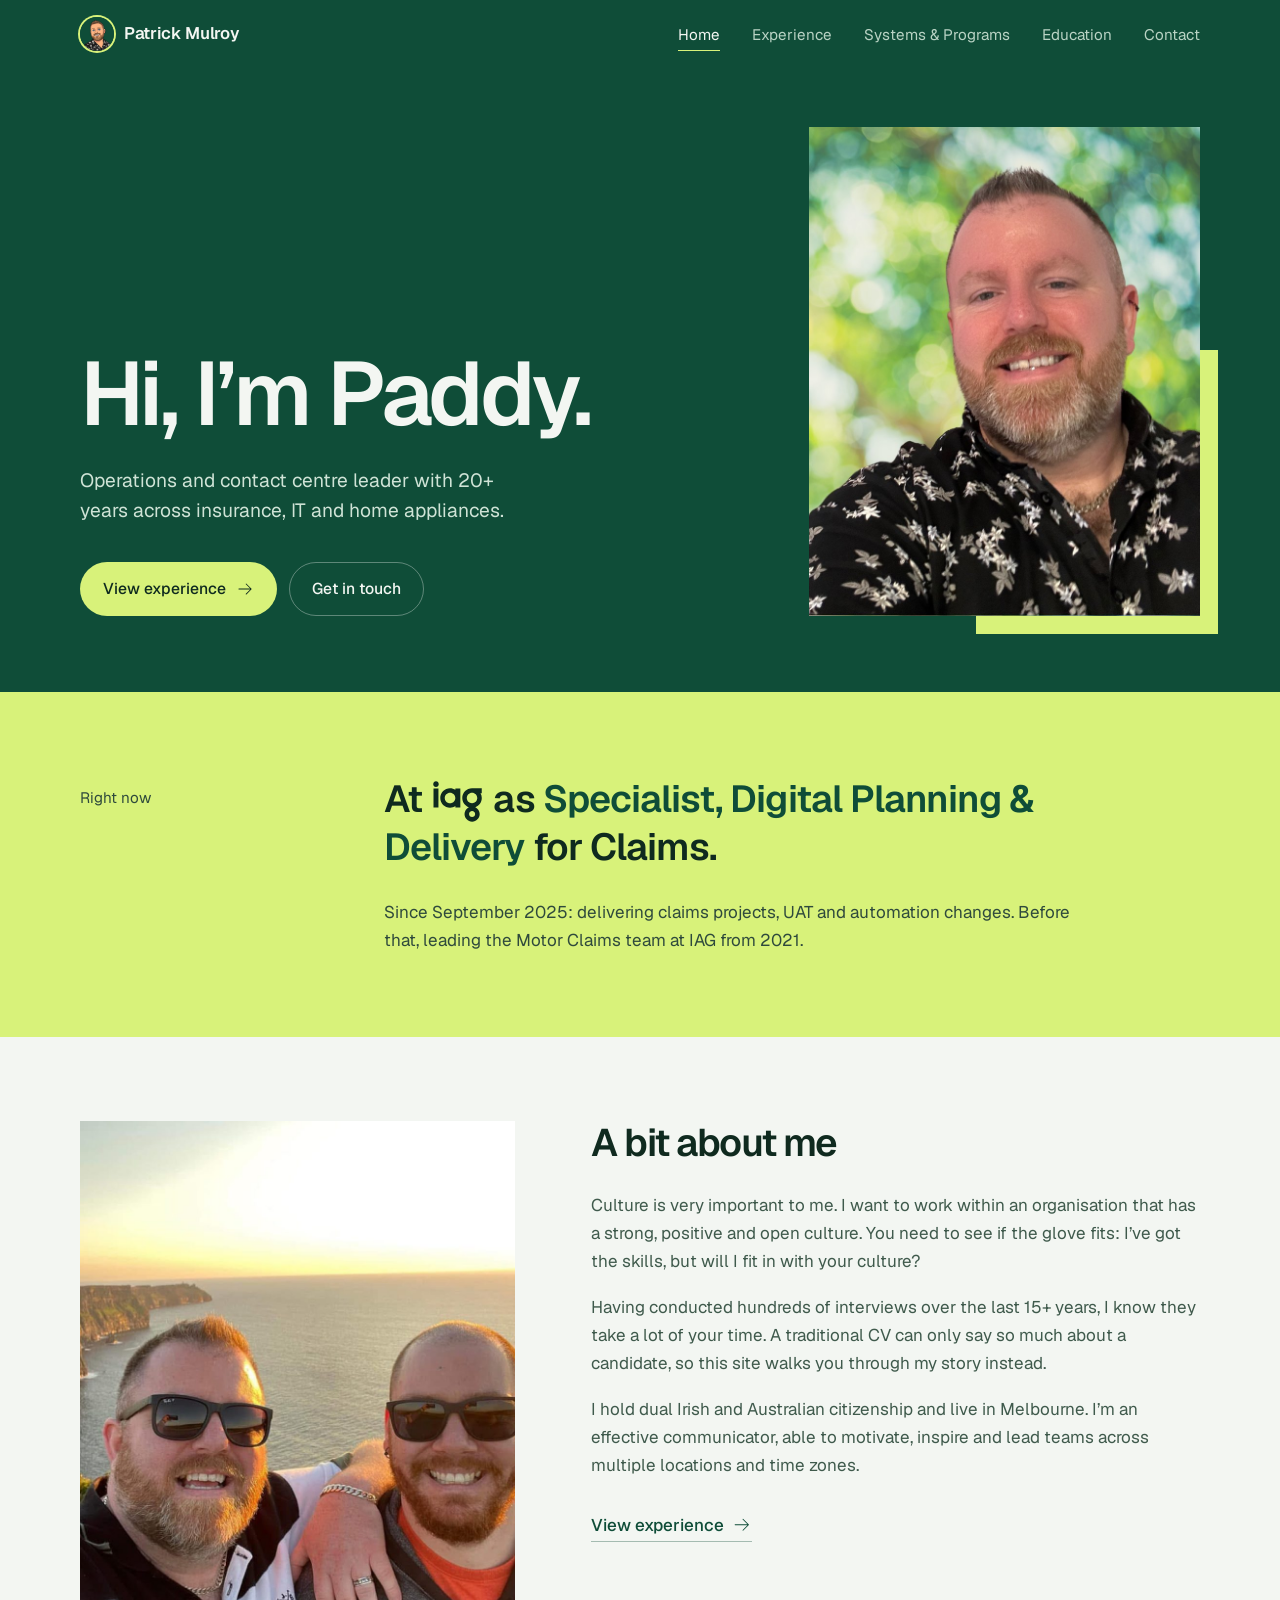
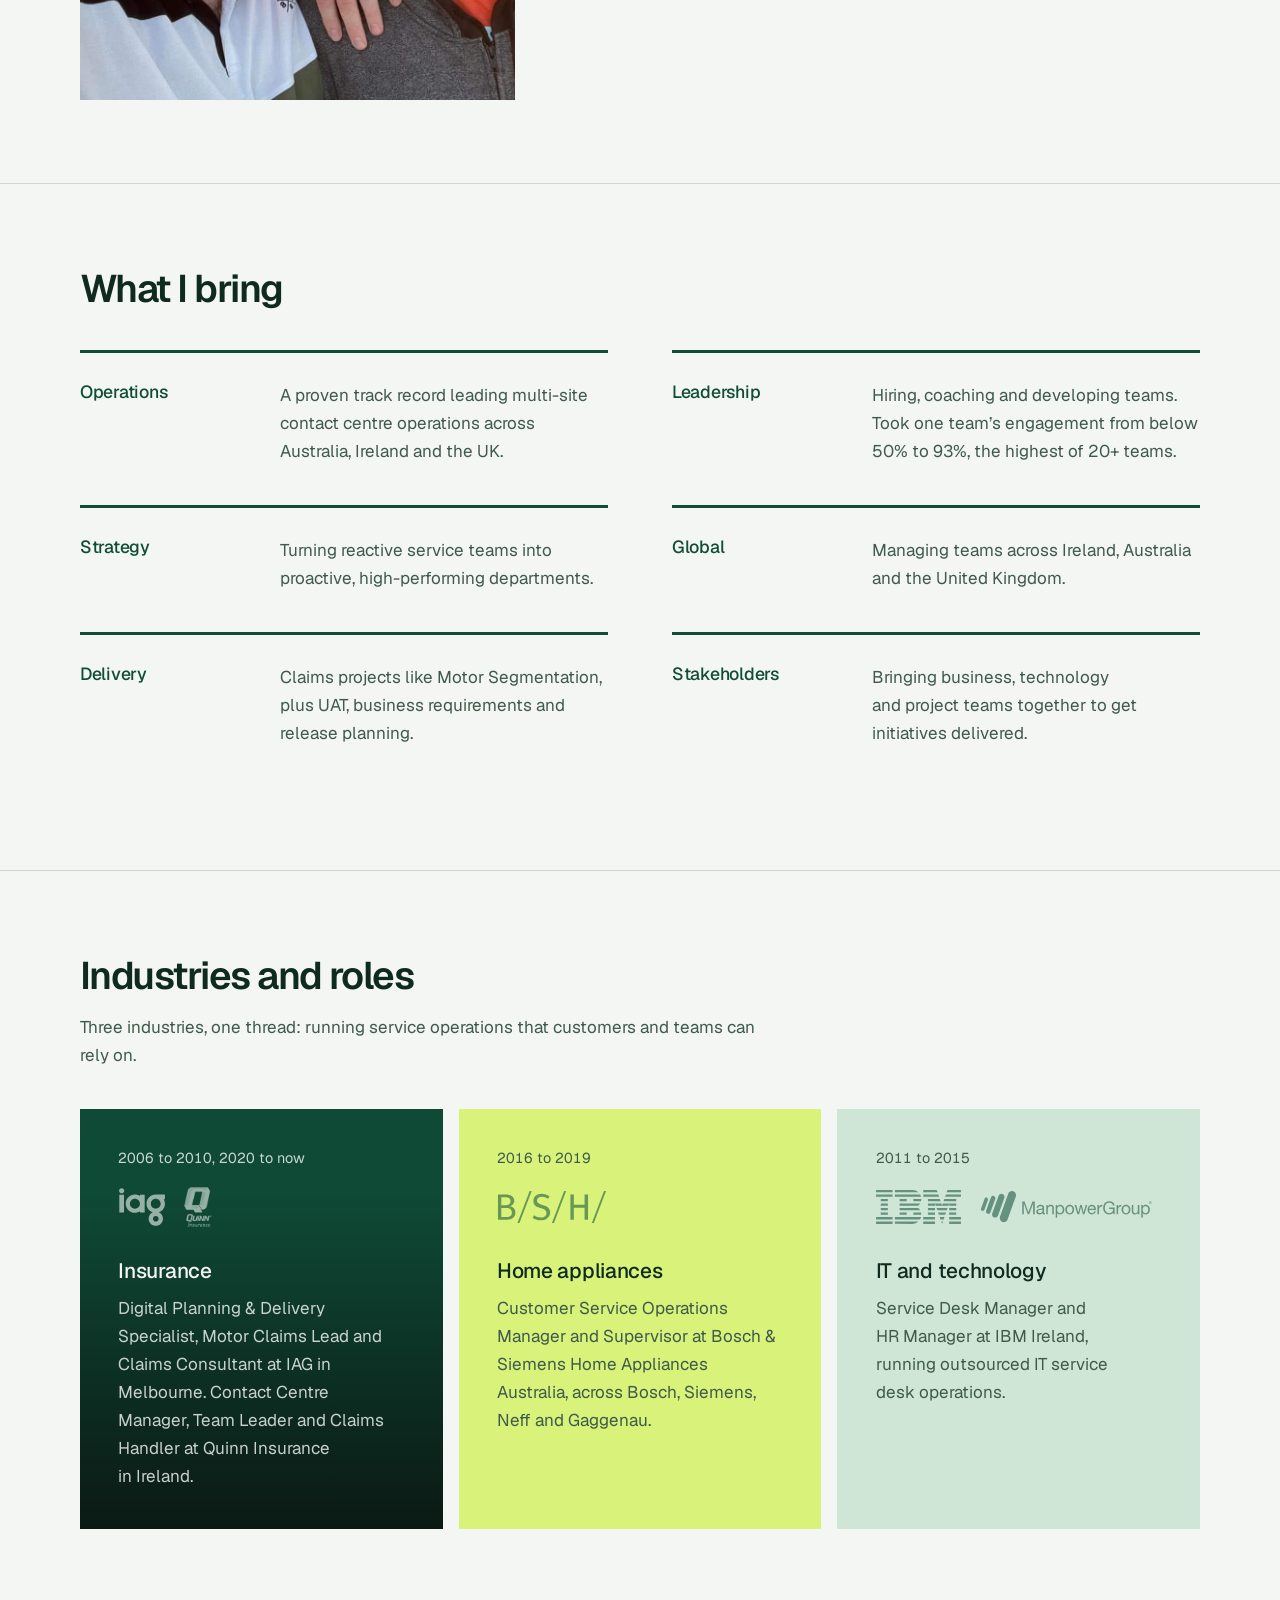
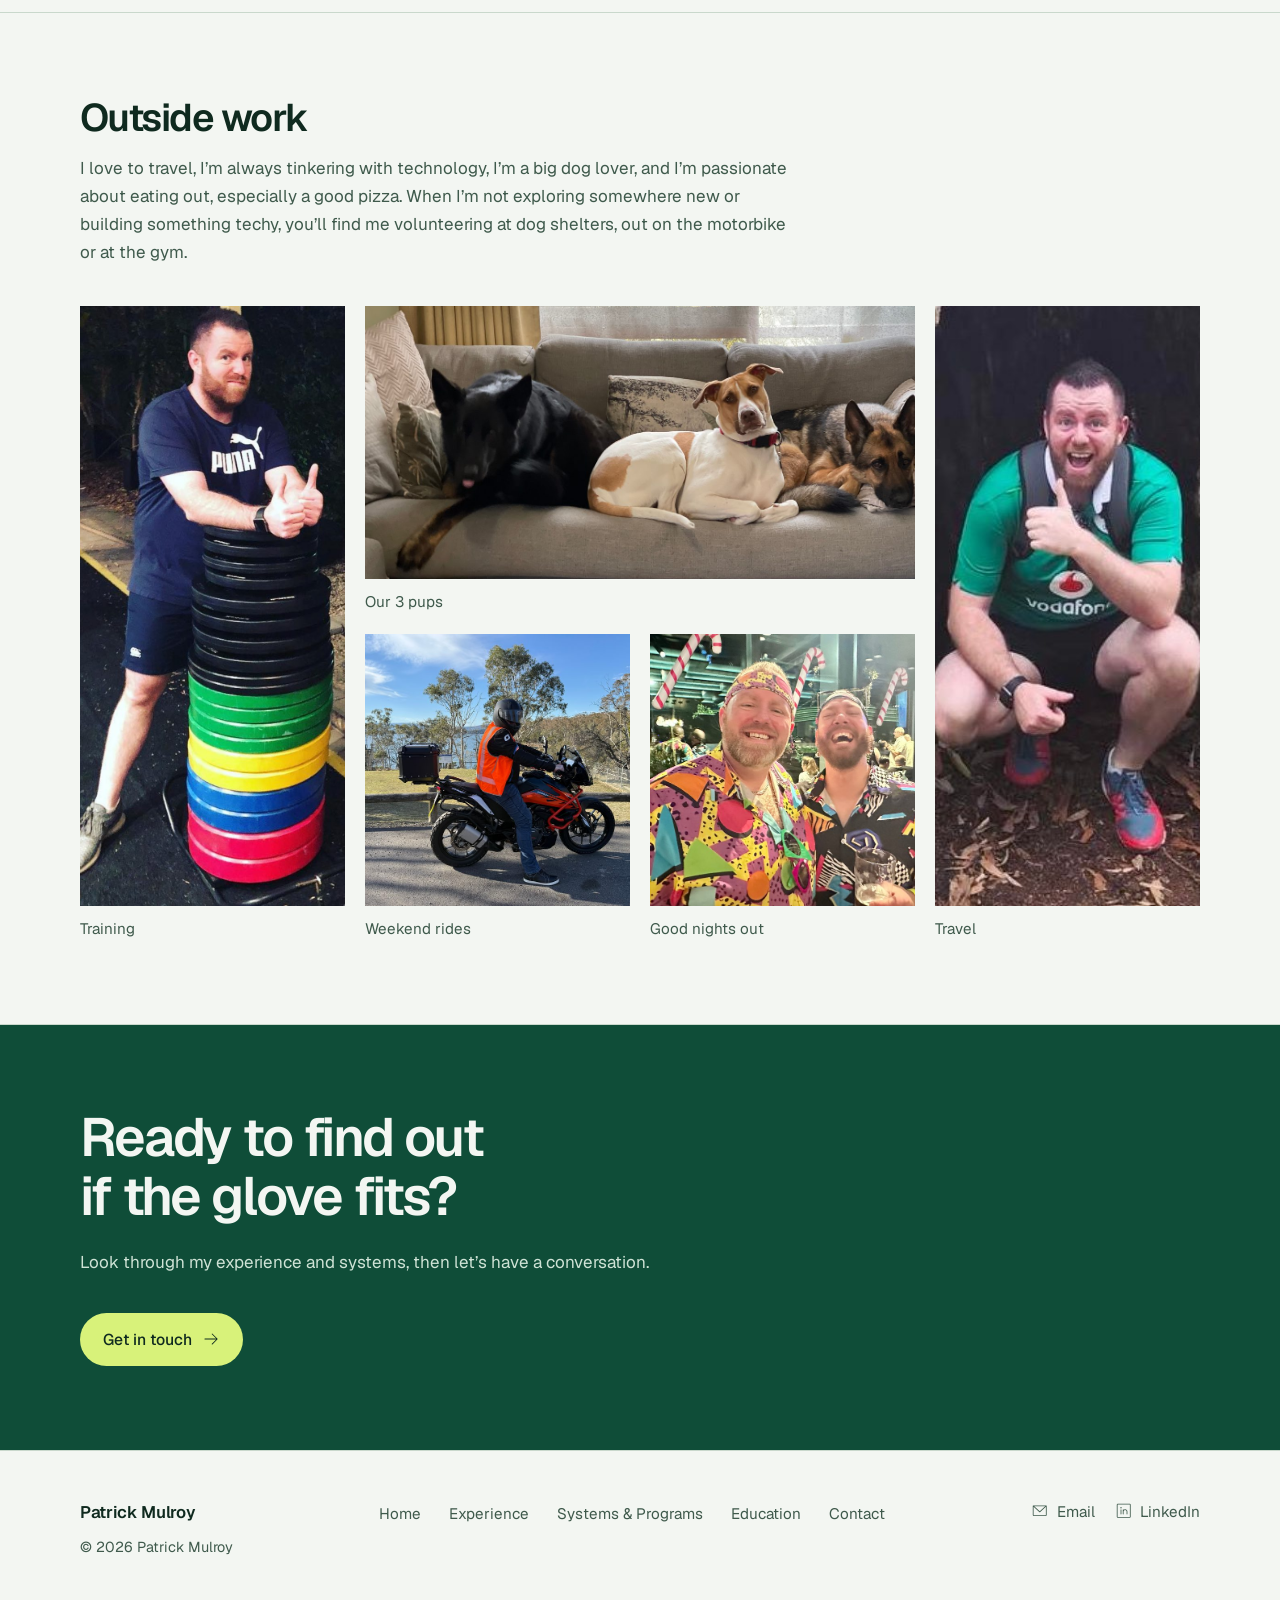
<file: index.html>
<!DOCTYPE html>
<html lang="en-AU">
<head>
  <meta charset="UTF-8" />
  <meta name="viewport" content="width=device-width, initial-scale=1" />
  <title>Patrick Mulroy | Operations &amp; contact centre leader</title>
  <meta name="description" content="Patrick Mulroy is a Melbourne-based operations and contact centre leader with 20+ years across insurance, IT and home appliances." />
  <meta property="og:title" content="Patrick Mulroy | Operations &amp; contact centre leader" />
  <meta property="og:description" content="Patrick Mulroy is a Melbourne-based operations and contact centre leader with 20+ years across insurance, IT and home appliances." />
  <meta name="theme-color" content="#0f4d38" />
  <meta name="color-scheme" content="light" />
  <link rel="preload" href="fonts/geist-latin-wght-normal.woff2" as="font" type="font/woff2" crossorigin />
  <link rel="icon" type="image/png" href="images/favicon.png" />
  <link rel="apple-touch-icon" href="images/apple-touch-icon.png" />
  <link rel="stylesheet" href="style.css" />
  <script>document.documentElement.classList.add("js");</script>
</head>
<body>
  <a class="skip" href="#main">Skip to content</a>

  <header class="nav">
    <div class="wrap nav-inner">
      <a class="brand" href="index.html"><img class="brand-icon" src="images/apple-touch-icon.png" width="34" height="34" alt="" />Patrick Mulroy</a>
      <button class="menu-btn" type="button" aria-expanded="false" aria-controls="nav-links" aria-label="Open menu"><svg class="icon i-open" aria-hidden="true" focusable="false" xmlns="http://www.w3.org/2000/svg" viewBox="0 0 256 256" fill="currentColor"><path d="M222,128a6,6,0,0,1-6,6H40a6,6,0,0,1,0-12H216A6,6,0,0,1,222,128ZM40,70H216a6,6,0,0,0,0-12H40a6,6,0,0,0,0,12ZM216,186H40a6,6,0,0,0,0,12H216a6,6,0,0,0,0-12Z"/></svg><svg class="icon i-close" aria-hidden="true" focusable="false" xmlns="http://www.w3.org/2000/svg" viewBox="0 0 256 256" fill="currentColor"><path d="M204.24,195.76a6,6,0,1,1-8.48,8.48L128,136.49,60.24,204.24a6,6,0,0,1-8.48-8.48L119.51,128,51.76,60.24a6,6,0,0,1,8.48-8.48L128,119.51l67.76-67.75a6,6,0,0,1,8.48,8.48L136.49,128Z"/></svg></button>
      <ul class="nav-links" id="nav-links">
        <li><a href="index.html" aria-current="page">Home</a></li>
        <li><a href="experience.html">Experience</a></li>
        <li><a href="systems.html">Systems &amp; Programs</a></li>
        <li><a href="education.html">Education</a></li>
        <li><a href="contact.html">Contact</a></li>
      </ul>
    </div>
  </header>

  <main id="main">

    <section class="hero">
      <div class="wrap hero-grid">
        <div class="hero-copy">
          <h1 style="--i:1">Hi, I&rsquo;m Paddy.</h1>
          <p class="lead" style="--i:2">Operations and contact centre leader with 20+ years across insurance, IT and home appliances.</p>
          <div class="actions" style="--i:3">
            <a class="btn btn-primary" href="experience.html">View experience <svg class="icon" aria-hidden="true" focusable="false" xmlns="http://www.w3.org/2000/svg" viewBox="0 0 256 256" fill="currentColor"><path d="M220.24,132.24l-72,72a6,6,0,0,1-8.48-8.48L201.51,134H40a6,6,0,0,1,0-12H201.51L139.76,60.24a6,6,0,0,1,8.48-8.48l72,72A6,6,0,0,1,220.24,132.24Z"/></svg></a>
            <a class="btn btn-ghost" href="contact.html">Get in touch</a>
          </div>
        </div>
        <figure class="hero-figure">
          <img src="images/paddy.jpg" width="800" height="1000" alt="Portrait of Patrick Mulroy" fetchpriority="high" />
        </figure>
      </div>
    </section>

    <section class="now">
      <div class="wrap now-grid reveal">
        <p class="now-label">Right now</p>
        <div>
          <p class="now-text">At <span class="now-logo" role="img" aria-label="IAG"></span> as <em>Specialist, Digital Planning &amp; Delivery</em> for Claims.</p>
          <p class="now-foot">Since September 2025: delivering claims projects, UAT and automation changes. Before that, leading the Motor Claims team at IAG from 2021.</p>
        </div>
      </div>
    </section>

    <section>
      <div class="wrap about-grid">
        <figure class="reveal">
          <img src="images/about-cliffs.jpg" width="900" height="1200" alt="Paddy at the Cliffs of Moher in Ireland at sunset" loading="lazy" />
        </figure>
        <div class="about-copy reveal" style="--i:1">
          <h2>A bit about me</h2>
          <p>Culture is very important to me. I want to work within an organisation that has a strong, positive and open culture. You need to see if the glove fits: I&rsquo;ve got the skills, but will I fit in with your culture?</p>
          <p>Having conducted hundreds of interviews over the last 15+ years, I know they take a lot of your time. A traditional CV can only say so much about a candidate, so this site walks you through my story instead.</p>
          <p>I hold dual Irish and Australian citizenship and live in Melbourne. I&rsquo;m an effective communicator, able to motivate, inspire and lead teams across multiple locations and time zones.</p>
          <a class="link" href="experience.html">View experience <svg class="icon" aria-hidden="true" focusable="false" xmlns="http://www.w3.org/2000/svg" viewBox="0 0 256 256" fill="currentColor"><path d="M220.24,132.24l-72,72a6,6,0,0,1-8.48-8.48L201.51,134H40a6,6,0,0,1,0-12H201.51L139.76,60.24a6,6,0,0,1,8.48-8.48l72,72A6,6,0,0,1,220.24,132.24Z"/></svg></a>
        </div>
      </div>
    </section>

    <section class="rule">
      <div class="wrap">
        <div class="section-head reveal">
          <h2>What I bring</h2>
        </div>
        <div class="strengths">
          <div class="strength reveal"><h3>Operations</h3><p>A proven track record leading multi-site contact centre operations across Australia, Ireland and the UK.</p></div>
          <div class="strength reveal" style="--i:1"><h3>Leadership</h3><p>Hiring, coaching and developing teams. Took one team&rsquo;s engagement from below 50% to 93%, the highest of 20+ teams.</p></div>
          <div class="strength reveal"><h3>Strategy</h3><p>Turning reactive service teams into proactive, high-performing departments.</p></div>
          <div class="strength reveal" style="--i:1"><h3>Global</h3><p>Managing teams across Ireland, Australia and the United Kingdom.</p></div>
          <div class="strength reveal"><h3>Delivery</h3><p>Claims projects like Motor Segmentation, plus UAT, business requirements and release planning.</p></div>
          <div class="strength reveal" style="--i:1"><h3>Stakeholders</h3><p>Bringing business, technology and project teams together to get initiatives delivered.</p></div>
        </div>
      </div>
    </section>

    <section class="rule">
      <div class="wrap">
        <div class="section-head reveal">
          <h2>Industries and roles</h2>
          <p class="muted">Three industries, one thread: running service operations that customers and teams can rely on.</p>
        </div>
        <div class="bento">
          <article class="tile tile-feature reveal">
            <p class="years num">2006 to 2010, 2020 to now</p>
            <div class="tile-logos"><span class="tile-logo" role="img" aria-label="IAG logo" style="--logo:url(images/logos/iag.svg);--ar:1.19"></span><span class="tile-logo" role="img" aria-label="Quinn Insurance logo" style="--logo:url(images/logos/quinn.png);--ar:0.7"></span></div>
            <h3>Insurance</h3>
            <p>Digital Planning &amp; Delivery Specialist, Motor Claims Lead and Claims Consultant at IAG in Melbourne. Contact Centre Manager, Team Leader and Claims Handler at Quinn Insurance in Ireland.</p>
          </article>
          <article class="tile tile-tint reveal" style="--i:1">
            <p class="years num">2016 to 2019</p>
            <div class="tile-logos"><span class="tile-logo" role="img" aria-label="BSH logo" style="--logo:url(images/logos/bsh.svg);--ar:3.25"></span></div>
            <h3>Home appliances</h3>
            <p>Customer Service Operations Manager and Supervisor at Bosch &amp; Siemens Home Appliances Australia, across Bosch, Siemens, Neff and Gaggenau.</p>
          </article>
          <article class="tile tile-plain reveal" style="--i:2">
            <p class="years num">2011 to 2015</p>
            <div class="tile-logos"><span class="tile-logo" role="img" aria-label="IBM logo" style="--logo:url(images/logos/ibm.svg);--ar:2.5"></span><span class="tile-logo" role="img" aria-label="ManpowerGroup logo" style="--logo:url(images/logos/manpower.svg);--ar:5.17"></span></div>
            <h3>IT and technology</h3>
            <p>Service Desk Manager and HR Manager at IBM Ireland, running outsourced IT service desk operations.</p>
          </article>
        </div>
      </div>
    </section>

    <section class="rule">
      <div class="wrap">
        <div class="section-head reveal">
          <h2>Outside work</h2>
          <p class="muted">I love to travel, I&rsquo;m always tinkering with technology, I&rsquo;m a big dog lover, and I&rsquo;m passionate about eating out, especially a good pizza. When I&rsquo;m not exploring somewhere new or building something techy, you&rsquo;ll find me volunteering at dog shelters, out on the motorbike or at the gym.</p>
        </div>
        <div class="gallery">
          <figure class="g-tall reveal"><img src="images/life-training.jpg" width="700" height="1470" alt="Paddy leaning on a tall stack of weight plates at the gym" loading="lazy" /><figcaption>Training</figcaption></figure>
          <figure class="g-wide reveal" style="--i:1"><img src="images/life-dogs.jpg" width="1200" height="675" alt="Three dogs lying together on a grey couch" loading="lazy" /><figcaption>Our 3 pups</figcaption></figure>
          <figure class="g-tall reveal" style="--i:2"><img src="images/life-travel.jpg" width="622" height="638" alt="Paddy giving a thumbs up inside a giant hollow tree while travelling" loading="lazy" /><figcaption>Travel</figcaption></figure>
          <figure class="reveal" style="--i:3"><img src="images/life-bike.jpg" width="900" height="675" alt="Paddy on his orange KTM motorbike by a lake" loading="lazy" /><figcaption>Weekend rides</figcaption></figure>
          <figure class="reveal" style="--i:4"><img src="images/life-party.jpg" width="900" height="675" alt="Paddy and a friend in bright 80s shirts at a Christmas party" loading="lazy" /><figcaption>Good nights out</figcaption></figure>
        </div>
      </div>
    </section>

    <section class="rule closing">
      <div class="wrap reveal">
        <h2>Ready to find out if the glove fits?</h2>
        <p>Look through my experience and systems, then let&rsquo;s have a conversation.</p>
        <div class="actions">
          <a class="btn btn-primary" href="contact.html">Get in touch <svg class="icon" aria-hidden="true" focusable="false" xmlns="http://www.w3.org/2000/svg" viewBox="0 0 256 256" fill="currentColor"><path d="M220.24,132.24l-72,72a6,6,0,0,1-8.48-8.48L201.51,134H40a6,6,0,0,1,0-12H201.51L139.76,60.24a6,6,0,0,1,8.48-8.48l72,72A6,6,0,0,1,220.24,132.24Z"/></svg></a>
        </div>
      </div>
    </section>

  </main>

  <footer class="footer">
    <div class="wrap footer-inner">
      <div>
        <a class="brand" href="index.html">Patrick Mulroy</a>
        <small>&copy; 2026 Patrick Mulroy</small>
      </div>
      <nav aria-label="Footer">
        <ul>
          <li><a href="index.html">Home</a></li>
          <li><a href="experience.html">Experience</a></li>
          <li><a href="systems.html">Systems &amp; Programs</a></li>
          <li><a href="education.html">Education</a></li>
          <li><a href="contact.html">Contact</a></li>
        </ul>
      </nav>
      <div class="social">
        <a href="mailto:paddy@mulroy.me"><svg class="icon" aria-hidden="true" focusable="false" xmlns="http://www.w3.org/2000/svg" viewBox="0 0 256 256" fill="currentColor"><path d="M224,50H32a6,6,0,0,0-6,6V192a14,14,0,0,0,14,14H216a14,14,0,0,0,14-14V56A6,6,0,0,0,224,50ZM208.58,62,128,135.86,47.42,62ZM216,194H40a2,2,0,0,1-2-2V69.64l86,78.78a6,6,0,0,0,8.1,0L218,69.64V192A2,2,0,0,1,216,194Z"/></svg>Email</a>
        <a href="https://www.linkedin.com/in/patrick-mulroy-37317121/" target="_blank" rel="noopener"><svg class="icon" aria-hidden="true" focusable="false" xmlns="http://www.w3.org/2000/svg" viewBox="0 0 256 256" fill="currentColor"><path d="M216,26H40A14,14,0,0,0,26,40V216a14,14,0,0,0,14,14H216a14,14,0,0,0,14-14V40A14,14,0,0,0,216,26Zm2,190a2,2,0,0,1-2,2H40a2,2,0,0,1-2-2V40a2,2,0,0,1,2-2H216a2,2,0,0,1,2,2ZM94,112v64a6,6,0,0,1-12,0V112a6,6,0,0,1,12,0Zm88,28v36a6,6,0,0,1-12,0V140a22,22,0,0,0-44,0v36a6,6,0,0,1-12,0V112a6,6,0,0,1,12,0v2.11A34,34,0,0,1,182,140ZM98,84A10,10,0,1,1,88,74,10,10,0,0,1,98,84Z"/></svg>LinkedIn</a>
      </div>
    </div>
  </footer>

  <script src="site.js" defer></script>
</body>
</html>
</file>
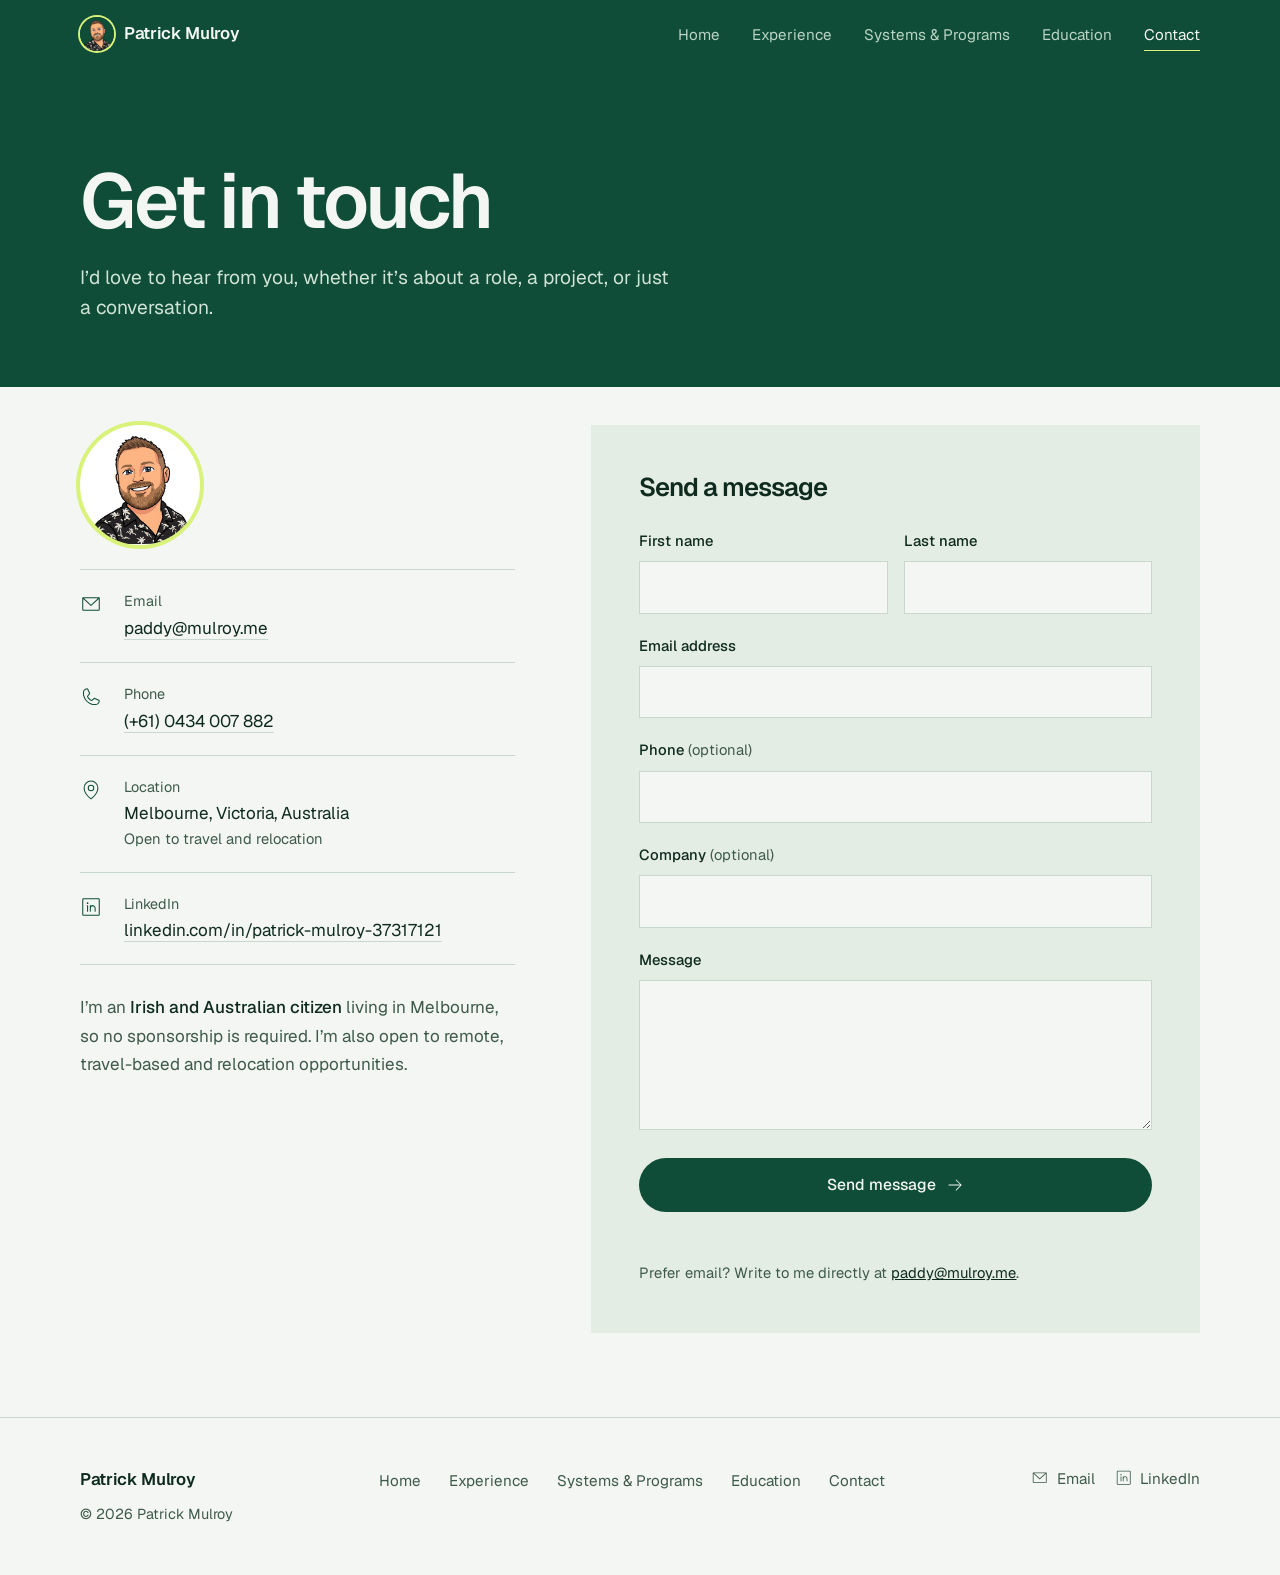
<file: contact.html>
<!DOCTYPE html>
<html lang="en-AU">
<head>
  <meta charset="UTF-8" />
  <meta name="viewport" content="width=device-width, initial-scale=1" />
  <title>Contact | Patrick Mulroy</title>
  <meta name="description" content="Get in touch with Patrick Mulroy." />
  <meta property="og:title" content="Contact | Patrick Mulroy" />
  <meta property="og:description" content="Get in touch with Patrick Mulroy." />
  <meta name="theme-color" content="#0f4d38" />
  <meta name="color-scheme" content="light" />
  <link rel="preload" href="fonts/geist-latin-wght-normal.woff2" as="font" type="font/woff2" crossorigin />
  <link rel="icon" type="image/png" href="images/favicon.png" />
  <link rel="apple-touch-icon" href="images/apple-touch-icon.png" />
  <link rel="stylesheet" href="style.css" />
  <script>document.documentElement.classList.add("js");</script>
</head>
<body>
  <a class="skip" href="#main">Skip to content</a>

  <header class="nav">
    <div class="wrap nav-inner">
      <a class="brand" href="index.html"><img class="brand-icon" src="images/apple-touch-icon.png" width="34" height="34" alt="" />Patrick Mulroy</a>
      <button class="menu-btn" type="button" aria-expanded="false" aria-controls="nav-links" aria-label="Open menu"><svg class="icon i-open" aria-hidden="true" focusable="false" xmlns="http://www.w3.org/2000/svg" viewBox="0 0 256 256" fill="currentColor"><path d="M222,128a6,6,0,0,1-6,6H40a6,6,0,0,1,0-12H216A6,6,0,0,1,222,128ZM40,70H216a6,6,0,0,0,0-12H40a6,6,0,0,0,0,12ZM216,186H40a6,6,0,0,0,0,12H216a6,6,0,0,0,0-12Z"/></svg><svg class="icon i-close" aria-hidden="true" focusable="false" xmlns="http://www.w3.org/2000/svg" viewBox="0 0 256 256" fill="currentColor"><path d="M204.24,195.76a6,6,0,1,1-8.48,8.48L128,136.49,60.24,204.24a6,6,0,0,1-8.48-8.48L119.51,128,51.76,60.24a6,6,0,0,1,8.48-8.48L128,119.51l67.76-67.75a6,6,0,0,1,8.48,8.48L136.49,128Z"/></svg></button>
      <ul class="nav-links" id="nav-links">
        <li><a href="index.html">Home</a></li>
        <li><a href="experience.html">Experience</a></li>
        <li><a href="systems.html">Systems &amp; Programs</a></li>
        <li><a href="education.html">Education</a></li>
        <li><a href="contact.html" aria-current="page">Contact</a></li>
      </ul>
    </div>
  </header>

  <main id="main">

    <div class="page-top">
    <div class="wrap page-head">
      <h1 class="enter" style="--i:0">Get in touch</h1>
      <p class="lead enter" style="--i:1">I&rsquo;d love to hear from you, whether it&rsquo;s about a role, a project, or just a conversation.</p>
    </div>
    </div>

    <section style="padding-top:0">
      <div class="wrap contact-grid">
        <div class="reveal">
          <img class="avatar" src="images/avatar.jpg" width="400" height="400" alt="Cartoon portrait of Paddy" />
          <dl class="details">
            <div class="detail"><svg class="icon" aria-hidden="true" focusable="false" xmlns="http://www.w3.org/2000/svg" viewBox="0 0 256 256" fill="currentColor"><path d="M224,50H32a6,6,0,0,0-6,6V192a14,14,0,0,0,14,14H216a14,14,0,0,0,14-14V56A6,6,0,0,0,224,50ZM208.58,62,128,135.86,47.42,62ZM216,194H40a2,2,0,0,1-2-2V69.64l86,78.78a6,6,0,0,0,8.1,0L218,69.64V192A2,2,0,0,1,216,194Z"/></svg><div><dt>Email</dt><dd><a href="mailto:paddy@mulroy.me">paddy@mulroy.me</a></dd></div></div>
            <div class="detail"><svg class="icon" aria-hidden="true" focusable="false" xmlns="http://www.w3.org/2000/svg" viewBox="0 0 256 256" fill="currentColor"><path d="M221.59,160.3l-47.24-21.17a14,14,0,0,0-13.28,1.22,4.81,4.81,0,0,0-.56.42l-24.69,21a1.88,1.88,0,0,1-1.68.06c-15.87-7.66-32.31-24-40-39.65a1.91,1.91,0,0,1,0-1.68l21.07-25a6.13,6.13,0,0,0,.42-.58,14,14,0,0,0,1.12-13.27L95.73,34.49a14,14,0,0,0-14.56-8.38A54.24,54.24,0,0,0,34,80c0,78.3,63.7,142,142,142a54.25,54.25,0,0,0,53.89-47.17A14,14,0,0,0,221.59,160.3ZM176,210C104.32,210,46,151.68,46,80A42.23,42.23,0,0,1,82.67,38h.23a2,2,0,0,1,1.84,1.31l21.1,47.11a2,2,0,0,1,0,1.67L84.73,113.15a4.73,4.73,0,0,0-.43.57,14,14,0,0,0-.91,13.73c8.87,18.16,27.17,36.32,45.53,45.19a14,14,0,0,0,13.77-1c.19-.13.38-.27.56-.42l24.68-21a1.92,1.92,0,0,1,1.6-.1l47.25,21.17a2,2,0,0,1,1.21,2A42.24,42.24,0,0,1,176,210Z"/></svg><div><dt>Phone</dt><dd><a href="tel:+61434007882">(+61) 0434 007 882</a></dd></div></div>
            <div class="detail"><svg class="icon" aria-hidden="true" focusable="false" xmlns="http://www.w3.org/2000/svg" viewBox="0 0 256 256" fill="currentColor"><path d="M128,66a38,38,0,1,0,38,38A38,38,0,0,0,128,66Zm0,64a26,26,0,1,1,26-26A26,26,0,0,1,128,130Zm0-112a86.1,86.1,0,0,0-86,86c0,30.91,14.34,63.74,41.47,94.94a252.32,252.32,0,0,0,41.09,38,6,6,0,0,0,6.88,0,252.32,252.32,0,0,0,41.09-38c27.13-31.2,41.47-64,41.47-94.94A86.1,86.1,0,0,0,128,18Zm0,206.51C113,212.93,54,163.62,54,104a74,74,0,0,1,148,0C202,163.62,143,212.93,128,224.51Z"/></svg><div><dt>Location</dt><dd>Melbourne, Victoria, Australia<small>Open to travel and relocation</small></dd></div></div>
            <div class="detail"><svg class="icon" aria-hidden="true" focusable="false" xmlns="http://www.w3.org/2000/svg" viewBox="0 0 256 256" fill="currentColor"><path d="M216,26H40A14,14,0,0,0,26,40V216a14,14,0,0,0,14,14H216a14,14,0,0,0,14-14V40A14,14,0,0,0,216,26Zm2,190a2,2,0,0,1-2,2H40a2,2,0,0,1-2-2V40a2,2,0,0,1,2-2H216a2,2,0,0,1,2,2ZM94,112v64a6,6,0,0,1-12,0V112a6,6,0,0,1,12,0Zm88,28v36a6,6,0,0,1-12,0V140a22,22,0,0,0-44,0v36a6,6,0,0,1-12,0V112a6,6,0,0,1,12,0v2.11A34,34,0,0,1,182,140ZM98,84A10,10,0,1,1,88,74,10,10,0,0,1,98,84Z"/></svg><div><dt>LinkedIn</dt><dd><a href="https://www.linkedin.com/in/patrick-mulroy-37317121/" target="_blank" rel="noopener">linkedin.com/in/patrick-mulroy-37317121</a></dd></div></div>
          </dl>
          <p class="citizen">I&rsquo;m an <strong>Irish and Australian citizen</strong> living in Melbourne, so no sponsorship is required. I&rsquo;m also open to remote, travel-based and relocation opportunities.</p>
        </div>

        <form class="form reveal" style="--i:1" action="/api/contact" method="post">
          <p class="form-done" id="sent" tabindex="-1">Thanks, your message has been sent. I&rsquo;ll get back to you soon.</p>
          <p class="form-fail" id="send-error" tabindex="-1">Sorry, your message couldn&rsquo;t be sent. Please email me at <a href="mailto:paddy@mulroy.me">paddy@mulroy.me</a>.</p>
          <h2>Send a message</h2>
          <div class="form-row">
              <div class="field">
                <label for="first-name">First name</label>
                <input type="text" id="first-name" name="first-name" required autocomplete="given-name" aria-describedby="first-name-err" />
                <p class="err" id="first-name-err">Please enter your first name.</p>
              </div>
              <div class="field">
                <label for="last-name">Last name</label>
                <input type="text" id="last-name" name="last-name" required autocomplete="family-name" aria-describedby="last-name-err" />
                <p class="err" id="last-name-err">Please enter your last name.</p>
              </div>
          </div>
              <div class="field">
                <label for="email">Email address</label>
                <input type="email" id="email" name="email" required autocomplete="email" aria-describedby="email-err" />
                <p class="err" id="email-err">Please enter a valid email address.</p>
              </div>
              <div class="field">
                <label for="phone">Phone <span class="opt">(optional)</span></label>
                <input type="tel" id="phone" name="phone" autocomplete="tel" aria-describedby="phone-err" />
                <p class="err" id="phone-err"></p>
              </div>
              <div class="field">
                <label for="company">Company <span class="opt">(optional)</span></label>
                <input type="text" id="company" name="company" autocomplete="organization" aria-describedby="company-err" />
                <p class="err" id="company-err"></p>
              </div>
              <div class="field">
                <label for="message">Message</label>
                <textarea id="message" name="message" required aria-describedby="message-err"></textarea>
                <p class="err" id="message-err">Please add a short message.</p>
              </div>
          <div class="hp" aria-hidden="true"><label for="website">Leave this empty</label><input type="text" id="website" name="website" tabindex="-1" autocomplete="off" /></div>
          <button type="submit" class="btn btn-primary">Send message <svg class="icon" aria-hidden="true" focusable="false" xmlns="http://www.w3.org/2000/svg" viewBox="0 0 256 256" fill="currentColor"><path d="M220.24,132.24l-72,72a6,6,0,0,1-8.48-8.48L201.51,134H40a6,6,0,0,1,0-12H201.51L139.76,60.24a6,6,0,0,1,8.48-8.48l72,72A6,6,0,0,1,220.24,132.24Z"/></svg></button>
          <p class="form-status" role="status" aria-live="polite"></p>
          <p class="form-note">Prefer email? Write to me directly at <a href="mailto:paddy@mulroy.me">paddy@mulroy.me</a>.</p>
        </form>
      </div>
    </section>

  </main>

  <footer class="footer">
    <div class="wrap footer-inner">
      <div>
        <a class="brand" href="index.html">Patrick Mulroy</a>
        <small>&copy; 2026 Patrick Mulroy</small>
      </div>
      <nav aria-label="Footer">
        <ul>
          <li><a href="index.html">Home</a></li>
          <li><a href="experience.html">Experience</a></li>
          <li><a href="systems.html">Systems &amp; Programs</a></li>
          <li><a href="education.html">Education</a></li>
          <li><a href="contact.html">Contact</a></li>
        </ul>
      </nav>
      <div class="social">
        <a href="mailto:paddy@mulroy.me"><svg class="icon" aria-hidden="true" focusable="false" xmlns="http://www.w3.org/2000/svg" viewBox="0 0 256 256" fill="currentColor"><path d="M224,50H32a6,6,0,0,0-6,6V192a14,14,0,0,0,14,14H216a14,14,0,0,0,14-14V56A6,6,0,0,0,224,50ZM208.58,62,128,135.86,47.42,62ZM216,194H40a2,2,0,0,1-2-2V69.64l86,78.78a6,6,0,0,0,8.1,0L218,69.64V192A2,2,0,0,1,216,194Z"/></svg>Email</a>
        <a href="https://www.linkedin.com/in/patrick-mulroy-37317121/" target="_blank" rel="noopener"><svg class="icon" aria-hidden="true" focusable="false" xmlns="http://www.w3.org/2000/svg" viewBox="0 0 256 256" fill="currentColor"><path d="M216,26H40A14,14,0,0,0,26,40V216a14,14,0,0,0,14,14H216a14,14,0,0,0,14-14V40A14,14,0,0,0,216,26Zm2,190a2,2,0,0,1-2,2H40a2,2,0,0,1-2-2V40a2,2,0,0,1,2-2H216a2,2,0,0,1,2,2ZM94,112v64a6,6,0,0,1-12,0V112a6,6,0,0,1,12,0Zm88,28v36a6,6,0,0,1-12,0V140a22,22,0,0,0-44,0v36a6,6,0,0,1-12,0V112a6,6,0,0,1,12,0v2.11A34,34,0,0,1,182,140ZM98,84A10,10,0,1,1,88,74,10,10,0,0,1,98,84Z"/></svg>LinkedIn</a>
      </div>
    </div>
  </footer>

  <script src="site.js" defer></script>
</body>
</html>
</file>
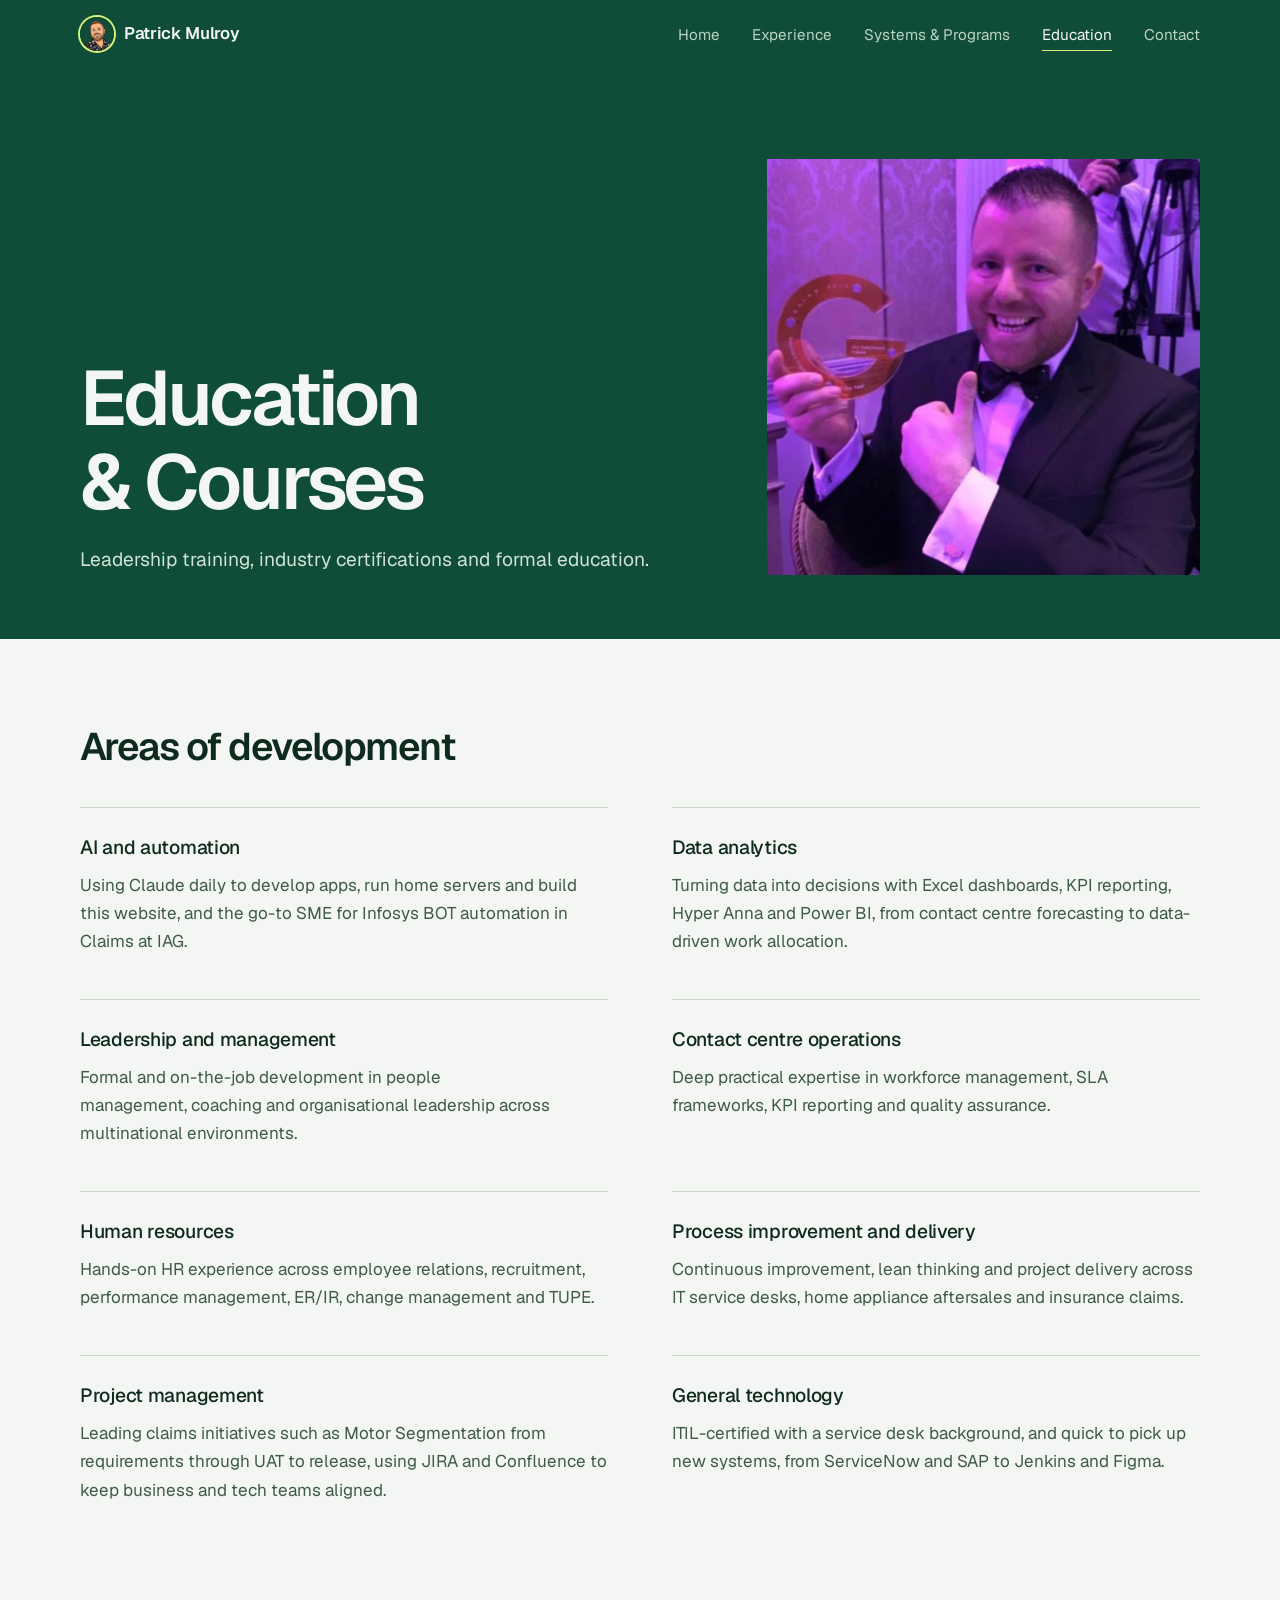
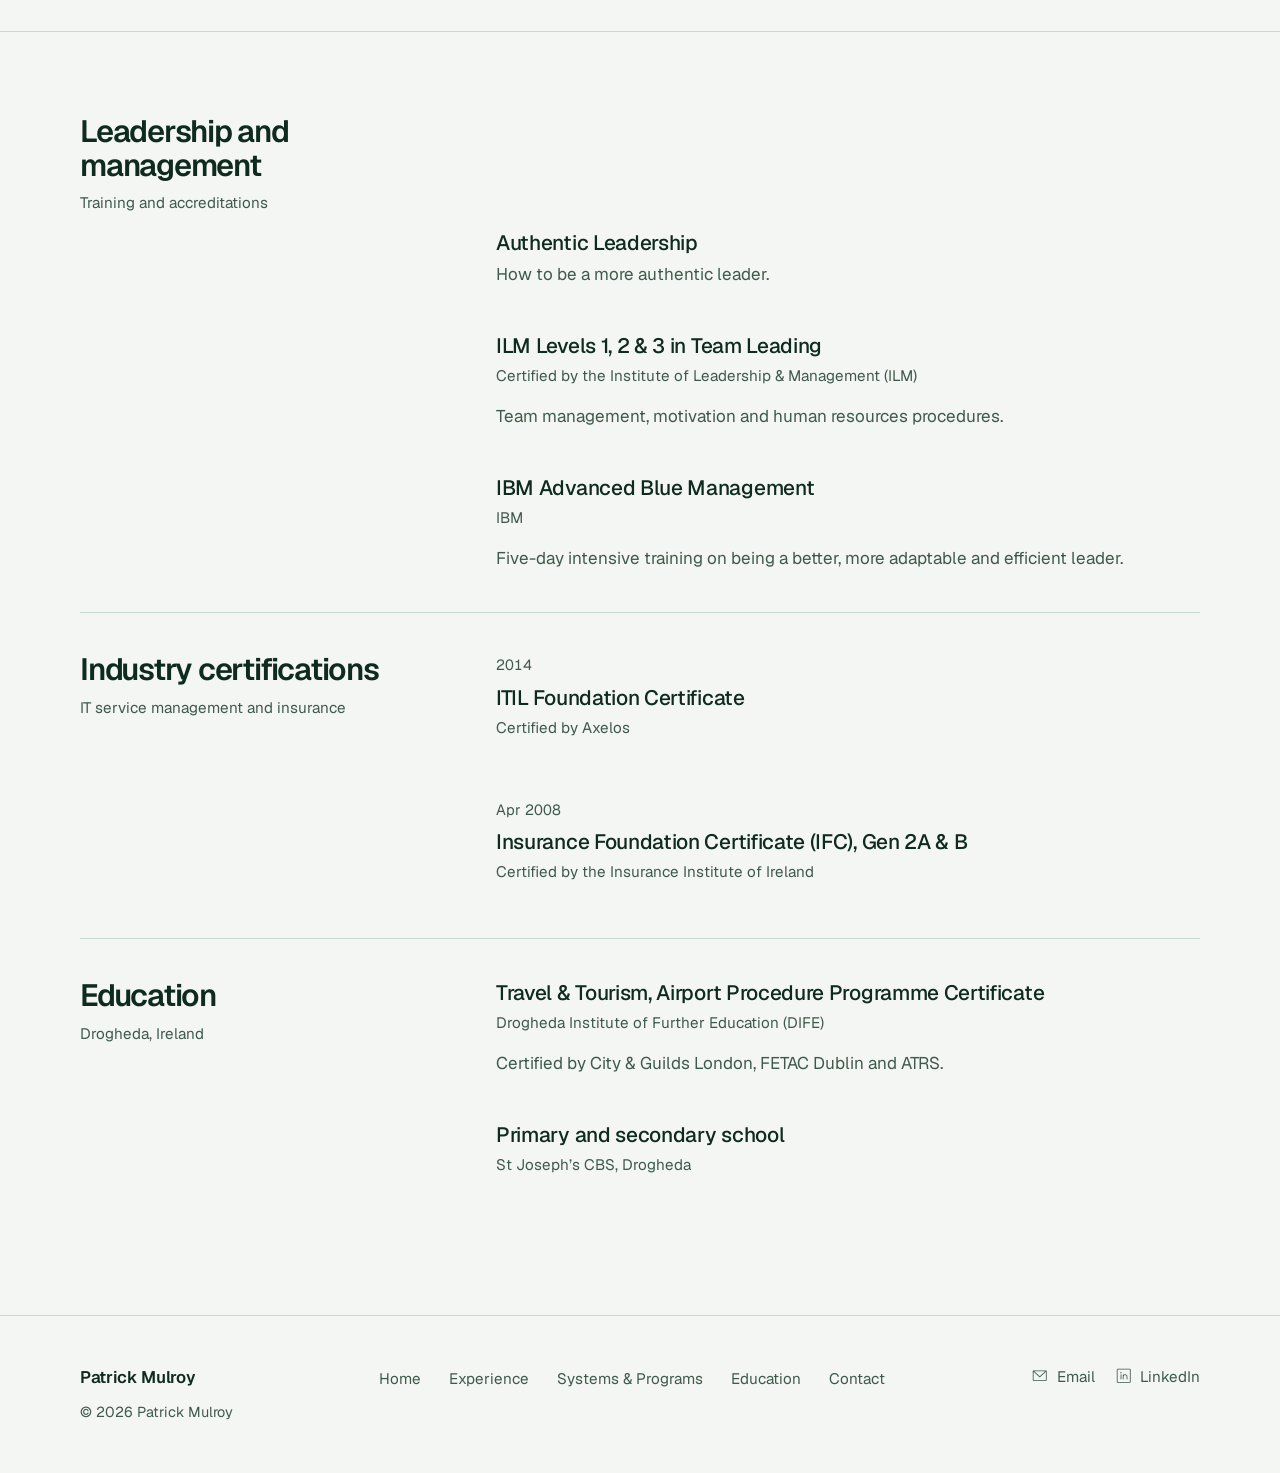
<file: education.html>
<!DOCTYPE html>
<html lang="en-AU">
<head>
  <meta charset="UTF-8" />
  <meta name="viewport" content="width=device-width, initial-scale=1" />
  <title>Education &amp; Courses | Patrick Mulroy</title>
  <meta name="description" content="Education, professional development and ongoing learning." />
  <meta property="og:title" content="Education &amp; Courses | Patrick Mulroy" />
  <meta property="og:description" content="Education, professional development and ongoing learning." />
  <meta name="theme-color" content="#0f4d38" />
  <meta name="color-scheme" content="light" />
  <link rel="preload" href="fonts/geist-latin-wght-normal.woff2" as="font" type="font/woff2" crossorigin />
  <link rel="icon" type="image/png" href="images/favicon.png" />
  <link rel="apple-touch-icon" href="images/apple-touch-icon.png" />
  <link rel="stylesheet" href="style.css" />
  <script>document.documentElement.classList.add("js");</script>
</head>
<body>
  <a class="skip" href="#main">Skip to content</a>

  <header class="nav">
    <div class="wrap nav-inner">
      <a class="brand" href="index.html"><img class="brand-icon" src="images/apple-touch-icon.png" width="34" height="34" alt="" />Patrick Mulroy</a>
      <button class="menu-btn" type="button" aria-expanded="false" aria-controls="nav-links" aria-label="Open menu"><svg class="icon i-open" aria-hidden="true" focusable="false" xmlns="http://www.w3.org/2000/svg" viewBox="0 0 256 256" fill="currentColor"><path d="M222,128a6,6,0,0,1-6,6H40a6,6,0,0,1,0-12H216A6,6,0,0,1,222,128ZM40,70H216a6,6,0,0,0,0-12H40a6,6,0,0,0,0,12ZM216,186H40a6,6,0,0,0,0,12H216a6,6,0,0,0,0-12Z"/></svg><svg class="icon i-close" aria-hidden="true" focusable="false" xmlns="http://www.w3.org/2000/svg" viewBox="0 0 256 256" fill="currentColor"><path d="M204.24,195.76a6,6,0,1,1-8.48,8.48L128,136.49,60.24,204.24a6,6,0,0,1-8.48-8.48L119.51,128,51.76,60.24a6,6,0,0,1,8.48-8.48L128,119.51l67.76-67.75a6,6,0,0,1,8.48,8.48L136.49,128Z"/></svg></button>
      <ul class="nav-links" id="nav-links">
        <li><a href="index.html">Home</a></li>
        <li><a href="experience.html">Experience</a></li>
        <li><a href="systems.html">Systems &amp; Programs</a></li>
        <li><a href="education.html" aria-current="page">Education</a></li>
        <li><a href="contact.html">Contact</a></li>
      </ul>
    </div>
  </header>

  <main id="main">

    <div class="page-top">
    <div class="wrap page-head page-head-split">
      <div>
        <h1 class="enter" style="--i:0">Education &amp; Courses</h1>
        <p class="lead enter" style="--i:1">Leadership training, industry certifications and formal education.</p>
      </div>
      <figure class="enter" style="--i:2">
        <img class="award-photo" src="images/education-award.jpg" width="1000" height="960" alt="Paddy holding an award at a black-tie awards night" />
      </figure>
    </div>
    </div>

    <section style="padding-top:clamp(32px,4vw,48px)">
      <div class="wrap">
        <div class="section-head reveal"><h2>Areas of development</h2></div>
        <div class="areas">
          <div class="area reveal"><h3>AI and automation</h3><p>Using Claude daily to develop apps, run home servers and build this website, and the go-to SME for Infosys BOT automation in Claims at IAG.</p></div>
          <div class="area reveal" style="--i:1"><h3>Data analytics</h3><p>Turning data into decisions with Excel dashboards, KPI reporting, Hyper Anna and Power BI, from contact centre forecasting to data-driven work allocation.</p></div>
          <div class="area reveal"><h3>Leadership and management</h3><p>Formal and on-the-job development in people management, coaching and organisational leadership across multinational environments.</p></div>
          <div class="area reveal" style="--i:1"><h3>Contact centre operations</h3><p>Deep practical expertise in workforce management, SLA frameworks, KPI reporting and quality assurance.</p></div>
          <div class="area reveal"><h3>Human resources</h3><p>Hands-on HR experience across employee relations, recruitment, performance management, ER/IR, change management and TUPE.</p></div>
          <div class="area reveal" style="--i:1"><h3>Process improvement and delivery</h3><p>Continuous improvement, lean thinking and project delivery across IT service desks, home appliance aftersales and insurance claims.</p></div>
          <div class="area reveal"><h3>Project management</h3><p>Leading claims initiatives such as Motor Segmentation from requirements through UAT to release, using JIRA and Confluence to keep business and tech teams aligned.</p></div>
          <div class="area reveal" style="--i:1"><h3>General technology</h3><p>ITIL-certified with a service desk background, and quick to pick up new systems, from ServiceNow and SAP to Jenkins and Figma.</p></div>
        </div>
      </div>
    </section>

    <section class="rule">
      <div class="wrap">
        <div class="employer">
          <div class="employer-meta reveal">
            <h2>Leadership and management</h2>
            <p>Training and accreditations</p>
          </div>
          <div class="roles">
            <article class="role reveal" style="--i:0">
              <h3>Manage People Effectively</h3>
              <p class="role-where">Australian Institute of Management</p>
            </article>
            <article class="role reveal" style="--i:1">
              <h3>Authentic Leadership</h3>
              <p>How to be a more authentic leader.</p>
            </article>
            <article class="role reveal" style="--i:2">
              <h3>ILM Levels 1, 2 &amp; 3 in Team Leading</h3>
              <p class="role-where">Certified by the Institute of Leadership &amp; Management (ILM)</p>
              <p>Team management, motivation and human resources procedures.</p>
            </article>
            <article class="role reveal" style="--i:3">
              <h3>IBM Advanced Blue Management</h3>
              <p class="role-where">IBM</p>
              <p>Five-day intensive training on being a better, more adaptable and efficient leader.</p>
            </article>
          </div>
        </div>
        <div class="employer">
          <div class="employer-meta reveal">
            <h2>Industry certifications</h2>
            <p>IT service management and insurance</p>
          </div>
          <div class="roles">
            <article class="role reveal" style="--i:0">
              <p class="role-dates num">2014</p>
              <h3>ITIL Foundation Certificate</h3>
              <p class="role-where">Certified by Axelos</p>
            </article>
            <article class="role reveal" style="--i:1">
              <p class="role-dates num">Apr 2008</p>
              <h3>Insurance Foundation Certificate (IFC), Gen 2A &amp; B</h3>
              <p class="role-where">Certified by the Insurance Institute of Ireland</p>
            </article>
          </div>
        </div>
        <div class="employer">
          <div class="employer-meta reveal">
            <h2>Education</h2>
            <p>Drogheda, Ireland</p>
          </div>
          <div class="roles">
            <article class="role reveal" style="--i:0">
              <h3>Travel &amp; Tourism, Airport Procedure Programme Certificate</h3>
              <p class="role-where">Drogheda Institute of Further Education (DIFE)</p>
              <p>Certified by City &amp; Guilds London, FETAC Dublin and ATRS.</p>
            </article>
            <article class="role reveal" style="--i:1">
              <h3>Primary and secondary school</h3>
              <p class="role-where">St Joseph&rsquo;s CBS, Drogheda</p>
            </article>
          </div>
        </div>
      </div>
    </section>

  </main>

  <footer class="footer">
    <div class="wrap footer-inner">
      <div>
        <a class="brand" href="index.html">Patrick Mulroy</a>
        <small>&copy; 2026 Patrick Mulroy</small>
      </div>
      <nav aria-label="Footer">
        <ul>
          <li><a href="index.html">Home</a></li>
          <li><a href="experience.html">Experience</a></li>
          <li><a href="systems.html">Systems &amp; Programs</a></li>
          <li><a href="education.html">Education</a></li>
          <li><a href="contact.html">Contact</a></li>
        </ul>
      </nav>
      <div class="social">
        <a href="mailto:paddy@mulroy.me"><svg class="icon" aria-hidden="true" focusable="false" xmlns="http://www.w3.org/2000/svg" viewBox="0 0 256 256" fill="currentColor"><path d="M224,50H32a6,6,0,0,0-6,6V192a14,14,0,0,0,14,14H216a14,14,0,0,0,14-14V56A6,6,0,0,0,224,50ZM208.58,62,128,135.86,47.42,62ZM216,194H40a2,2,0,0,1-2-2V69.64l86,78.78a6,6,0,0,0,8.1,0L218,69.64V192A2,2,0,0,1,216,194Z"/></svg>Email</a>
        <a href="https://www.linkedin.com/in/patrick-mulroy-37317121/" target="_blank" rel="noopener"><svg class="icon" aria-hidden="true" focusable="false" xmlns="http://www.w3.org/2000/svg" viewBox="0 0 256 256" fill="currentColor"><path d="M216,26H40A14,14,0,0,0,26,40V216a14,14,0,0,0,14,14H216a14,14,0,0,0,14-14V40A14,14,0,0,0,216,26Zm2,190a2,2,0,0,1-2,2H40a2,2,0,0,1-2-2V40a2,2,0,0,1,2-2H216a2,2,0,0,1,2,2ZM94,112v64a6,6,0,0,1-12,0V112a6,6,0,0,1,12,0Zm88,28v36a6,6,0,0,1-12,0V140a22,22,0,0,0-44,0v36a6,6,0,0,1-12,0V112a6,6,0,0,1,12,0v2.11A34,34,0,0,1,182,140ZM98,84A10,10,0,1,1,88,74,10,10,0,0,1,98,84Z"/></svg>LinkedIn</a>
      </div>
    </div>
  </footer>

  <script src="site.js" defer></script>
</body>
</html>
</file>
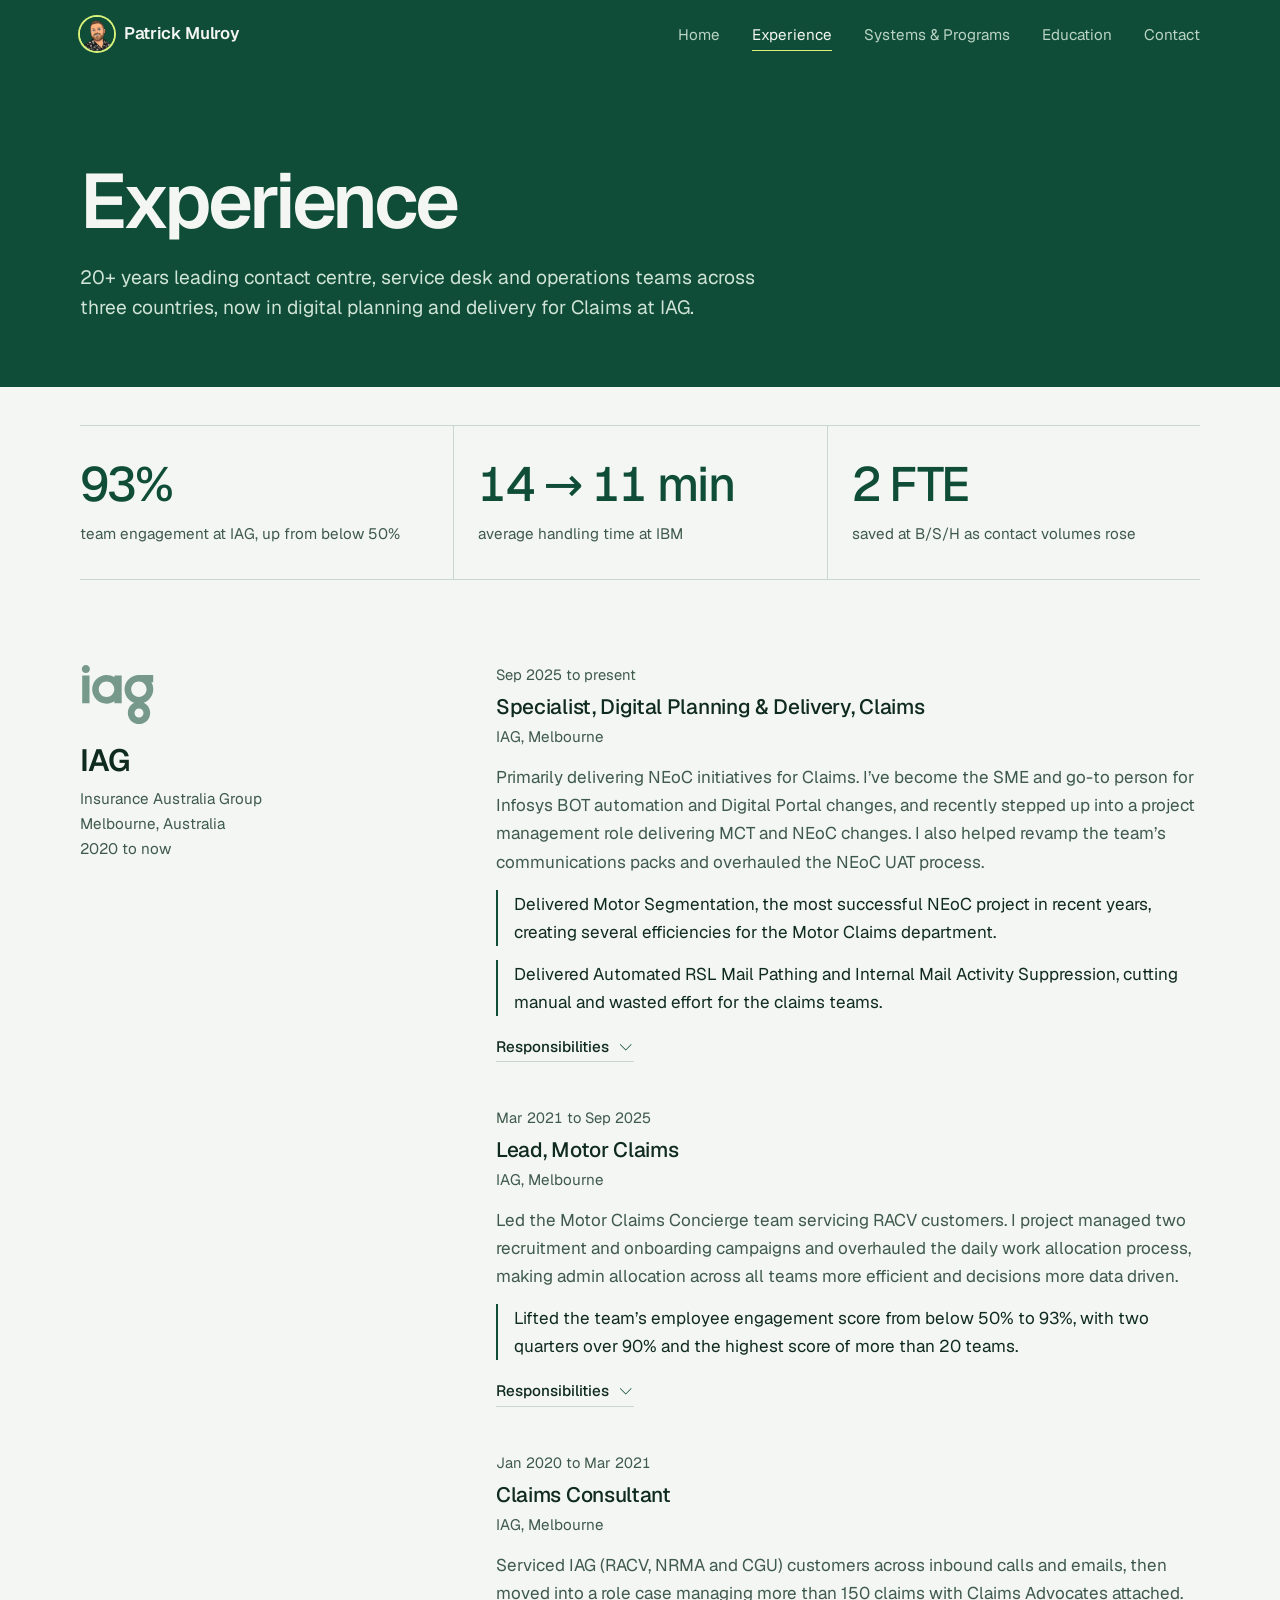
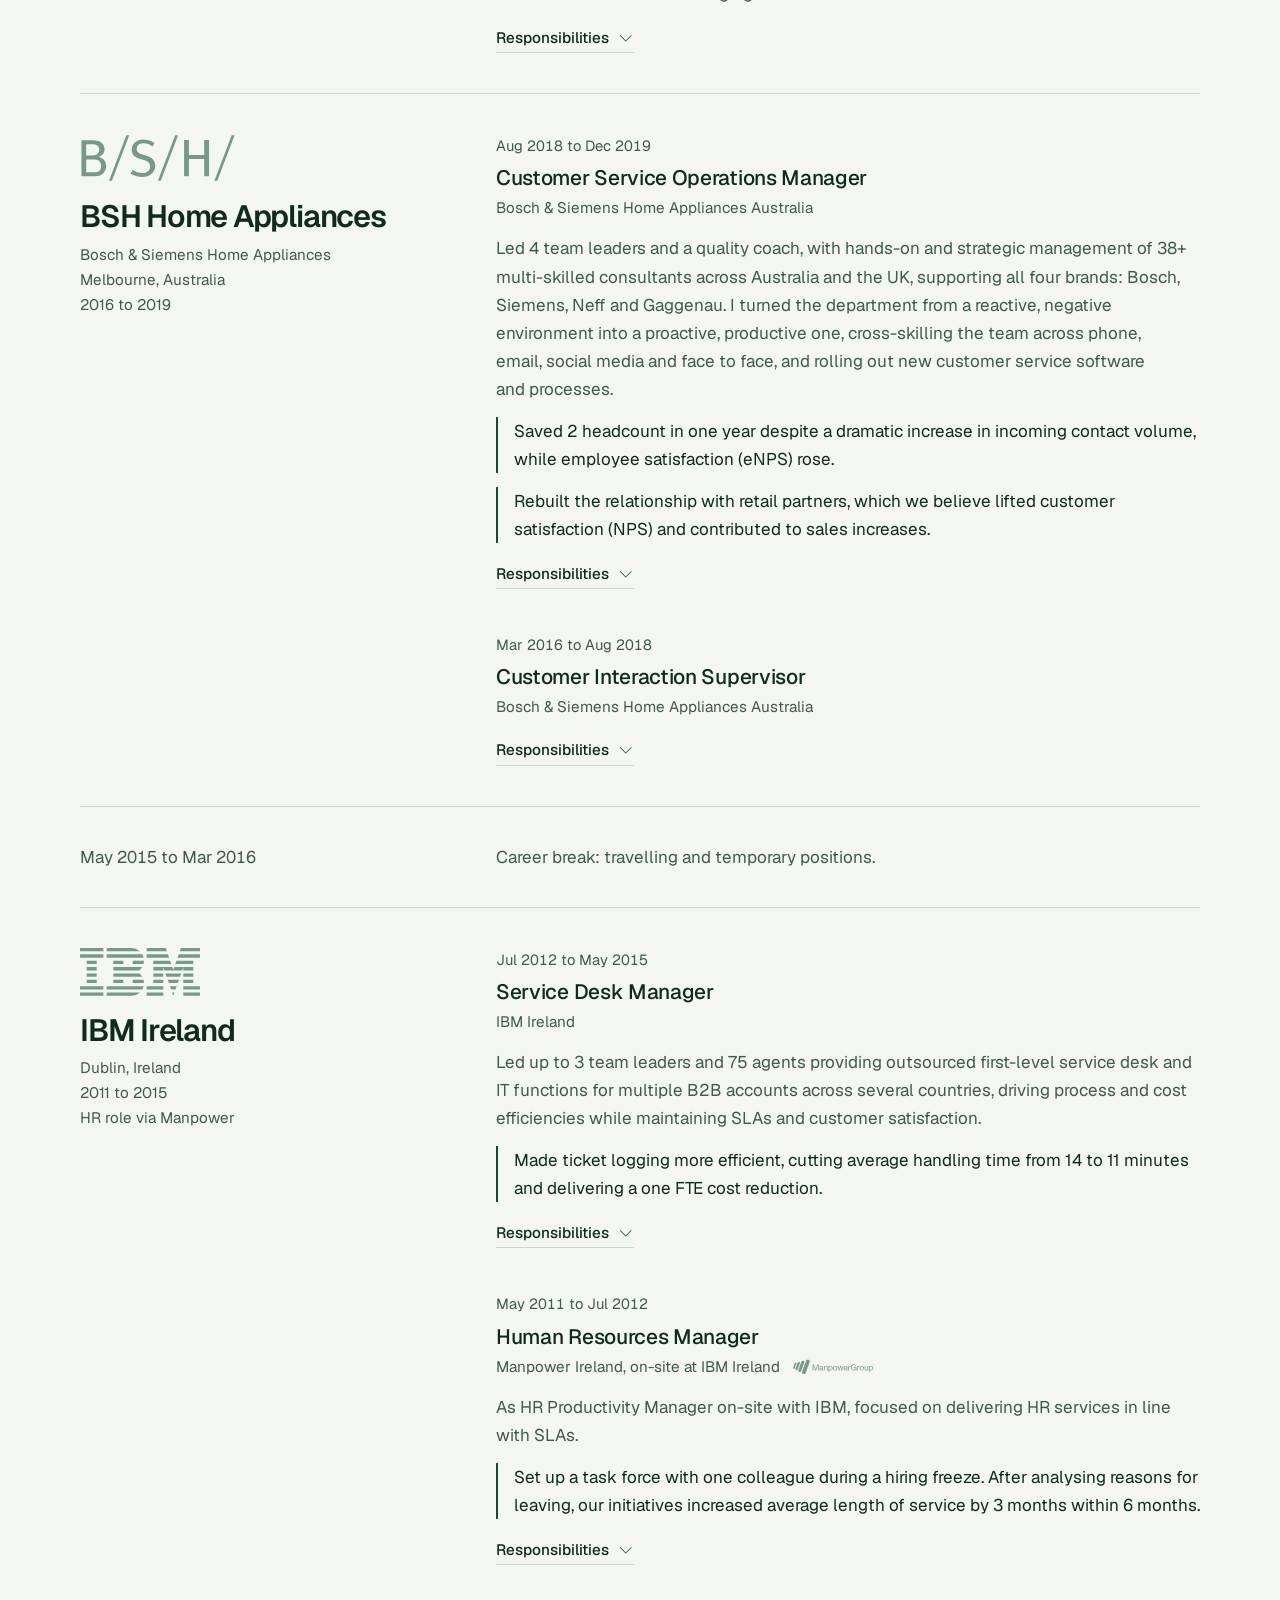
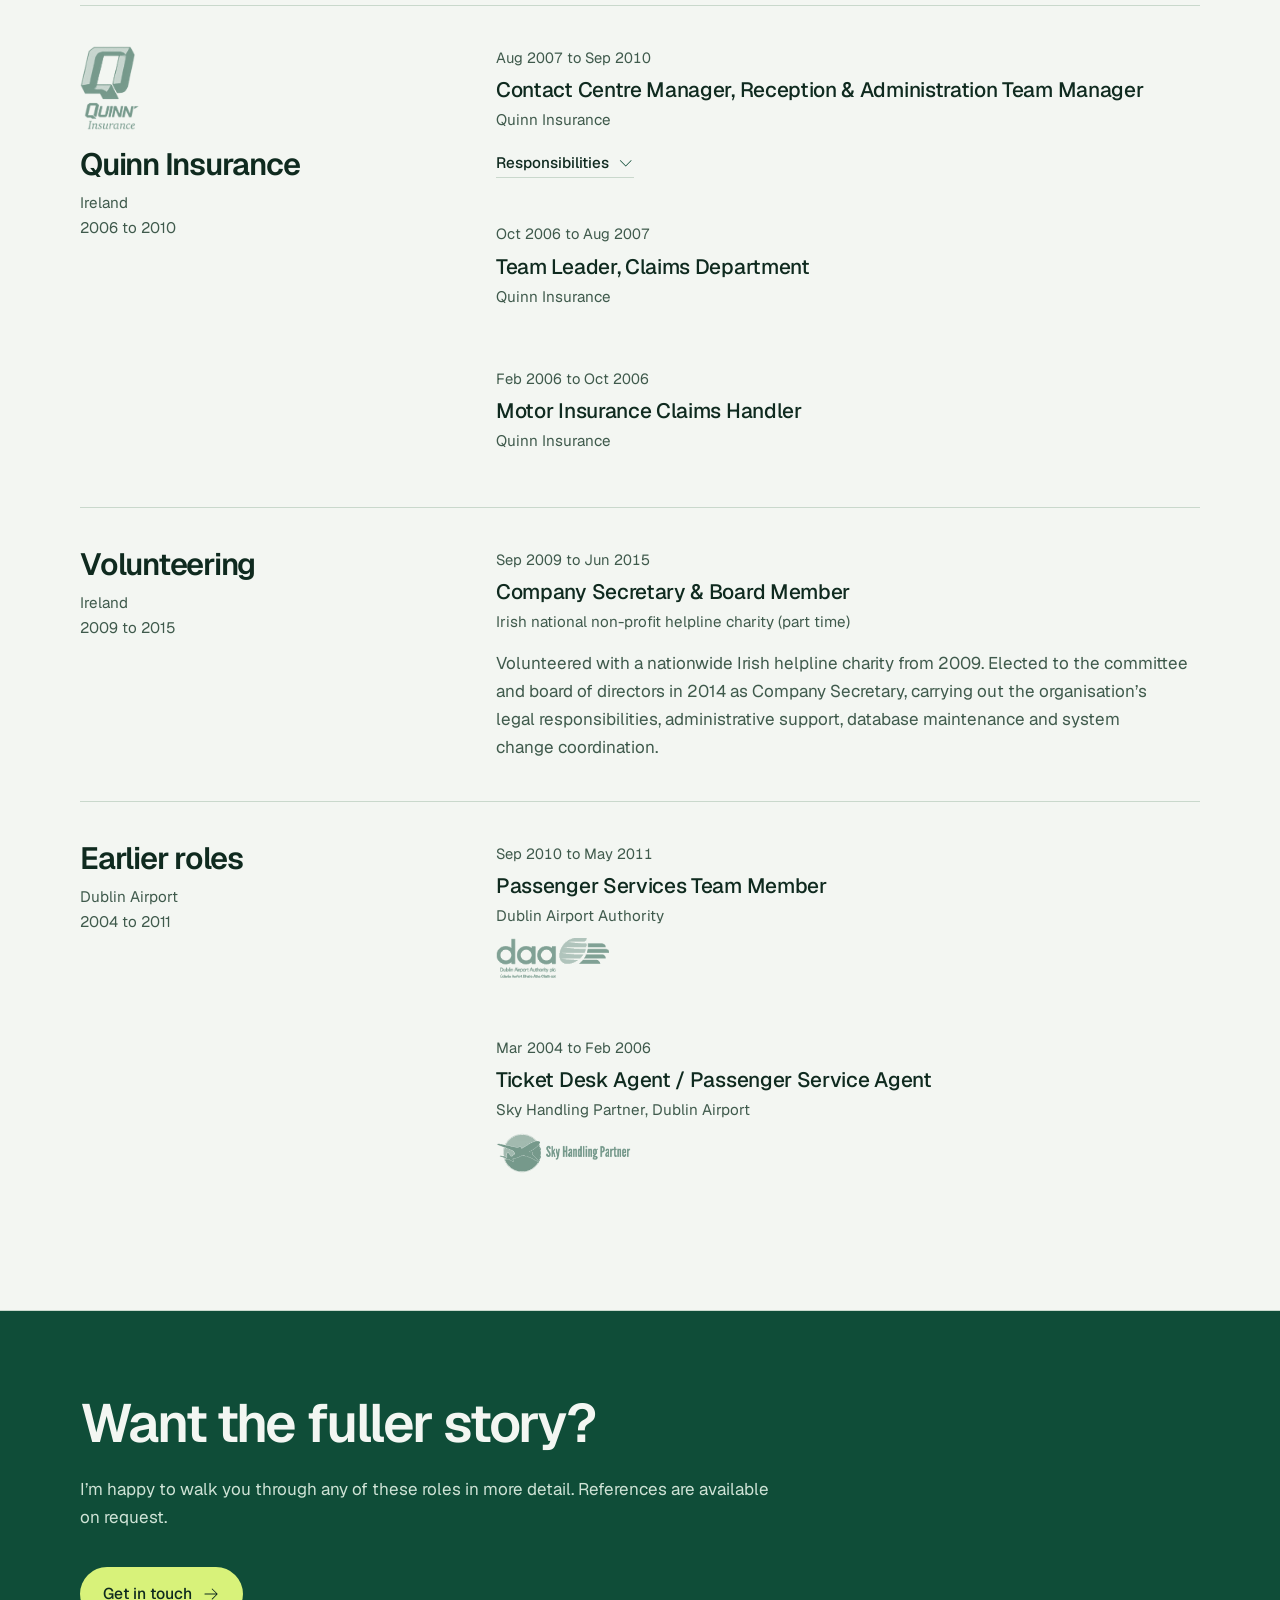
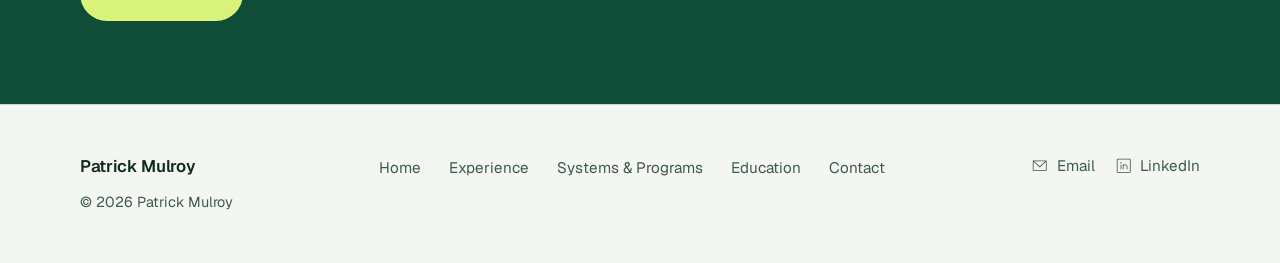
<file: experience.html>
<!DOCTYPE html>
<html lang="en-AU">
<head>
  <meta charset="UTF-8" />
  <meta name="viewport" content="width=device-width, initial-scale=1" />
  <title>Experience | Patrick Mulroy</title>
  <meta name="description" content="Career history of Patrick Mulroy across IAG, B/S/H Home Appliances, IBM and Quinn Insurance." />
  <meta property="og:title" content="Experience | Patrick Mulroy" />
  <meta property="og:description" content="Career history of Patrick Mulroy across IAG, B/S/H Home Appliances, IBM and Quinn Insurance." />
  <meta name="theme-color" content="#0f4d38" />
  <meta name="color-scheme" content="light" />
  <link rel="preload" href="fonts/geist-latin-wght-normal.woff2" as="font" type="font/woff2" crossorigin />
  <link rel="icon" type="image/png" href="images/favicon.png" />
  <link rel="apple-touch-icon" href="images/apple-touch-icon.png" />
  <link rel="stylesheet" href="style.css" />
  <script>document.documentElement.classList.add("js");</script>
</head>
<body>
  <a class="skip" href="#main">Skip to content</a>

  <header class="nav">
    <div class="wrap nav-inner">
      <a class="brand" href="index.html"><img class="brand-icon" src="images/apple-touch-icon.png" width="34" height="34" alt="" />Patrick Mulroy</a>
      <button class="menu-btn" type="button" aria-expanded="false" aria-controls="nav-links" aria-label="Open menu"><svg class="icon i-open" aria-hidden="true" focusable="false" xmlns="http://www.w3.org/2000/svg" viewBox="0 0 256 256" fill="currentColor"><path d="M222,128a6,6,0,0,1-6,6H40a6,6,0,0,1,0-12H216A6,6,0,0,1,222,128ZM40,70H216a6,6,0,0,0,0-12H40a6,6,0,0,0,0,12ZM216,186H40a6,6,0,0,0,0,12H216a6,6,0,0,0,0-12Z"/></svg><svg class="icon i-close" aria-hidden="true" focusable="false" xmlns="http://www.w3.org/2000/svg" viewBox="0 0 256 256" fill="currentColor"><path d="M204.24,195.76a6,6,0,1,1-8.48,8.48L128,136.49,60.24,204.24a6,6,0,0,1-8.48-8.48L119.51,128,51.76,60.24a6,6,0,0,1,8.48-8.48L128,119.51l67.76-67.75a6,6,0,0,1,8.48,8.48L136.49,128Z"/></svg></button>
      <ul class="nav-links" id="nav-links">
        <li><a href="index.html">Home</a></li>
        <li><a href="experience.html" aria-current="page">Experience</a></li>
        <li><a href="systems.html">Systems &amp; Programs</a></li>
        <li><a href="education.html">Education</a></li>
        <li><a href="contact.html">Contact</a></li>
      </ul>
    </div>
  </header>

  <main id="main">

    <div class="page-top">
    <div class="wrap page-head">
      <h1 class="enter" style="--i:0">Experience</h1>
      <p class="lead enter" style="--i:1">20+ years leading contact centre, service desk and operations teams across three countries, now in digital planning and delivery for Claims at IAG.</p>
    </div>
    </div>

    <div class="wrap">
      <div class="facts reveal">
        <div class="fact"><strong class="num">93%</strong><span>team engagement at IAG, up from below 50%</span></div>
        <div class="fact"><strong class="num">14 &rarr; 11 min</strong><span>average handling time at IBM</span></div>
        <div class="fact"><strong class="num">2 FTE</strong><span>saved at B/S/H as contact volumes rose</span></div>
      </div>
    </div>

    <section>
      <div class="wrap">
        <div class="employer">
          <div class="employer-meta reveal">
            <span class="co-logo" role="img" aria-label="IAG logo" style="--logo:url(images/logos/iag.svg);--ar:1.19;--h:63px"></span>
            <h2>IAG</h2>
            <p>Insurance Australia Group<br />Melbourne, Australia<br />2020 to now</p>
          </div>
          <div class="roles">
            <article class="role reveal" style="--i:0">
              <p class="role-dates num">Sep 2025 to present</p>
              <h3>Specialist, Digital Planning &amp; Delivery, Claims</h3>
              <p class="role-where">IAG, Melbourne</p>
              <p>Primarily delivering NEoC initiatives for Claims. I&rsquo;ve become the SME and go-to person for Infosys BOT automation and Digital Portal changes, and recently stepped up into a project management role delivering MCT and NEoC changes. I also helped revamp the team&rsquo;s communications packs and overhauled the NEoC UAT process.</p>
              <p class="impact">Delivered Motor Segmentation, the most successful NEoC project in recent years, creating several efficiencies for the Motor Claims department.</p>
              <p class="impact">Delivered Automated RSL Mail Pathing and Internal Mail Activity Suppression, cutting manual and wasted effort for the claims teams.</p>
              <details>
                <summary>Responsibilities <svg class="icon" aria-hidden="true" focusable="false" xmlns="http://www.w3.org/2000/svg" viewBox="0 0 256 256" fill="currentColor"><path d="M180.24,132.24l-80,80a6,6,0,0,1-8.48-8.48L167.51,128,91.76,52.24a6,6,0,0,1,8.48-8.48l80,80A6,6,0,0,1,180.24,132.24Z"/></svg></summary>
                <ul>
                  <li>UAT test case design and implementation across Motor, Property &amp; Niche, RSL and some IIA support.</li>
                  <li>Analysis of end-to-end claims processes to identify system improvements, better customer outcomes, efficiencies and colleague experience improvements.</li>
                  <li>Claims SME supporting a number of initiatives across the business, drawing on hands-on claims experience.</li>
                  <li>Digital and self-service portal enhancement testing, regression testing and SME support.</li>
                  <li>Collating and documenting business requirements from business and tech teams to enable process and technology improvements.</li>
                  <li>Stakeholder engagement and management across business, technology and project teams.</li>
                  <li>Project management of several successful initiatives.</li>
                  <li>Ad-hoc testing and problem analysis to enable fixes and improvements.</li>
                  <li>Planning for monthly releases, problem ticket prioritisation and progressing ServiceNow tickets.</li>
                  <li>Supporting the frontline claims system support team, including their regression testing.</li>
                </ul>
              </details>
            </article>
            <article class="role reveal" style="--i:1">
              <p class="role-dates num">Mar 2021 to Sep 2025</p>
              <h3>Lead, Motor Claims</h3>
              <p class="role-where">IAG, Melbourne</p>
              <p>Led the Motor Claims Concierge team servicing RACV customers. I project managed two recruitment and onboarding campaigns and overhauled the daily work allocation process, making admin allocation across all teams more efficient and decisions more data driven.</p>
              <p class="impact">Lifted the team&rsquo;s employee engagement score from below 50% to 93%, with two quarters over 90% and the highest score of more than 20 teams.</p>
              <details>
                <summary>Responsibilities <svg class="icon" aria-hidden="true" focusable="false" xmlns="http://www.w3.org/2000/svg" viewBox="0 0 256 256" fill="currentColor"><path d="M180.24,132.24l-80,80a6,6,0,0,1-8.48-8.48L167.51,128,91.76,52.24a6,6,0,0,1,8.48-8.48l80,80A6,6,0,0,1,180.24,132.24Z"/></svg></summary>
                <ul>
                  <li>Coordinating resources to ensure efficient servicing of RACV customers within Motor Claims Concierge.</li>
                  <li>Developing individual consultants, the team and the wider department so defined service levels are achieved while maintaining high quality.</li>
                  <li>Doing it the &ldquo;IAG way&rdquo;: promoting a positive culture of continuous improvement and always thinking of what is right for the customer, staff, and making our world a safer place.</li>
                  <li>Helping the team deliver exceptional customer service while adhering to process, compliance and relevant cost and reserve guidelines.</li>
                  <li>Allocating tasks throughout each day and on a weekly basis.</li>
                  <li>Monthly 1:1 coaching and feedback sessions with consultants.</li>
                  <li>Recruitment, screening and onboarding of new consultants.</li>
                  <li>Regular continuous improvement projects, including &ldquo;pretotyping&rdquo; potential ideas.</li>
                  <li>Analysing, developing and implementing training plans, including upskilling and performance-related programs.</li>
                  <li>Ensuring effective information flow with other departments and stakeholders for all customer service processes.</li>
                </ul>
              </details>
            </article>
            <article class="role reveal" style="--i:2">
              <p class="role-dates num">Jan 2020 to Mar 2021</p>
              <h3>Claims Consultant</h3>
              <p class="role-where">IAG, Melbourne</p>
              <p>Serviced IAG (RACV, NRMA and CGU) customers across inbound calls and emails, then moved into a role case managing more than 150 claims with Claims Advocates attached.</p>
              <details>
                <summary>Responsibilities <svg class="icon" aria-hidden="true" focusable="false" xmlns="http://www.w3.org/2000/svg" viewBox="0 0 256 256" fill="currentColor"><path d="M180.24,132.24l-80,80a6,6,0,0,1-8.48-8.48L167.51,128,91.76,52.24a6,6,0,0,1,8.48-8.48l80,80A6,6,0,0,1,180.24,132.24Z"/></svg></summary>
                <ul>
                  <li>Lodging new home claims, arranging repairs, assessments and settlement.</li>
                  <li>First point of call for customers, always striving for first call resolution.</li>
                  <li>Adhering to regulatory compliance within legislative parameters while going above and beyond for customers.</li>
                  <li>Case managing more than 150 claims with Claims Advocates attached, so they progressed efficiently and didn&rsquo;t become Level 1, Level 2 or AFCA complaints.</li>
                </ul>
              </details>
            </article>
          </div>
        </div>
        <div class="employer">
          <div class="employer-meta reveal">
            <span class="co-logo" role="img" aria-label="BSH logo" style="--logo:url(images/logos/bsh.svg);--ar:3.25"></span>
            <h2>BSH Home Appliances</h2>
            <p>Bosch &amp; Siemens Home Appliances<br />Melbourne, Australia<br />2016 to 2019</p>
          </div>
          <div class="roles">
            <article class="role reveal" style="--i:0">
              <p class="role-dates num">Aug 2018 to Dec 2019</p>
              <h3>Customer Service Operations Manager</h3>
              <p class="role-where">Bosch &amp; Siemens Home Appliances Australia</p>
              <p>Led 4 team leaders and a quality coach, with hands-on and strategic management of 38+ multi-skilled consultants across Australia and the UK, supporting all four brands: Bosch, Siemens, Neff and Gaggenau. I turned the department from a reactive, negative environment into a proactive, productive one, cross-skilling the team across phone, email, social media and face to face, and rolling out new customer service software and processes.</p>
              <p class="impact">Saved 2 headcount in one year despite a dramatic increase in incoming contact volume, while employee satisfaction (eNPS) rose.</p>
              <p class="impact">Rebuilt the relationship with retail partners, which we believe lifted customer satisfaction (NPS) and contributed to sales increases.</p>
              <details>
                <summary>Responsibilities <svg class="icon" aria-hidden="true" focusable="false" xmlns="http://www.w3.org/2000/svg" viewBox="0 0 256 256" fill="currentColor"><path d="M180.24,132.24l-80,80a6,6,0,0,1-8.48-8.48L167.51,128,91.76,52.24a6,6,0,0,1,8.48-8.48l80,80A6,6,0,0,1,180.24,132.24Z"/></svg></summary>
                <ul>
                  <li>Steering 4 teams across Australia and the United Kingdom providing customer service and full aftersales support.</li>
                  <li>Strategic operations and workforce planning.</li>
                  <li>Designing efficient workflows, including phone IVRs, email queues, social media management and SAP and Nintex queues.</li>
                  <li>Recruitment, selection and onboarding of new team members.</li>
                  <li>Developing and driving initiatives to empower team members and maintain engagement and performance.</li>
                  <li>Penultimate escalation point for customer complaints on technical or commercial difficulties, internal and external.</li>
                  <li>Steering the overseas support call centre (UK) to achieve maximum efficiency in both locations.</li>
                  <li>Managing the third-level complaints and liaison team, balancing customer requirements with cost implications.</li>
                  <li>Leading and managing direct reports, coaching and developing supervisors.</li>
                  <li>Project management of contractors, vendors and suppliers to plans and deadlines.</li>
                  <li>Designing, developing and delivering training, including succession planning.</li>
                  <li>Change management to gain buy-in from stakeholders and implement change efficiently.</li>
                  <li>Continuous analysis of reporting and data for short, medium and long-term forecasting, including new reporting.</li>
                  <li>Contract management with suppliers and vendors.</li>
                  <li>Keeping up with contact centre best practice, technology and processes.</li>
                </ul>
              </details>
            </article>
            <article class="role reveal" style="--i:1">
              <p class="role-dates num">Mar 2016 to Aug 2018</p>
              <h3>Customer Interaction Supervisor</h3>
              <p class="role-where">Bosch &amp; Siemens Home Appliances Australia</p>
              <details>
                <summary>Responsibilities <svg class="icon" aria-hidden="true" focusable="false" xmlns="http://www.w3.org/2000/svg" viewBox="0 0 256 256" fill="currentColor"><path d="M180.24,132.24l-80,80a6,6,0,0,1-8.48-8.48L167.51,128,91.76,52.24a6,6,0,0,1,8.48-8.48l80,80A6,6,0,0,1,180.24,132.24Z"/></svg></summary>
                <ul>
                  <li>Constantly reviewed, developed and implemented internal processes.</li>
                  <li>Strategic development of customer service processes and plans to transform the department into a thriving, proactive environment.</li>
                  <li>Optimised efficiency and removed waste by using technology and creating leaner processes.</li>
                  <li>Led and managed direct reports; recruited and trained new hires, including temporary positions.</li>
                  <li>Analysed, developed and implemented training plans.</li>
                  <li>Central point of contact for all After Sales Service customer, retailer and internal enquiries.</li>
                  <li>Ensured all tasks met SLA and aligned with strategic plans.</li>
                  <li>Capacity planning across two sites in Australia and the United Kingdom.</li>
                  <li>Maintained statistical reporting to manage performance against KPIs.</li>
                  <li>Relationship management with overseas sites, external retailers, suppliers, recruitment consultants and service agents.</li>
                </ul>
              </details>
            </article>
          </div>
        </div>
        <div class="break reveal">
          <p class="num">May 2015 to Mar 2016</p>
          <p>Career break: travelling and temporary positions.</p>
        </div>
        <div class="employer">
          <div class="employer-meta reveal">
            <span class="co-logo" role="img" aria-label="IBM logo" style="--logo:url(images/logos/ibm.svg);--ar:2.5"></span>
            <h2>IBM Ireland</h2>
            <p>Dublin, Ireland<br />2011 to 2015<br />HR role via Manpower</p>
          </div>
          <div class="roles">
            <article class="role reveal" style="--i:0">
              <p class="role-dates num">Jul 2012 to May 2015</p>
              <h3>Service Desk Manager</h3>
              <p class="role-where">IBM Ireland</p>
              <p>Led up to 3 team leaders and 75 agents providing outsourced first-level service desk and IT functions for multiple B2B accounts across several countries, driving process and cost efficiencies while maintaining SLAs and customer satisfaction.</p>
              <p class="impact">Made ticket logging more efficient, cutting average handling time from 14 to 11 minutes and delivering a one FTE cost reduction.</p>
              <details>
                <summary>Responsibilities <svg class="icon" aria-hidden="true" focusable="false" xmlns="http://www.w3.org/2000/svg" viewBox="0 0 256 256" fill="currentColor"><path d="M180.24,132.24l-80,80a6,6,0,0,1-8.48-8.48L167.51,128,91.76,52.24a6,6,0,0,1,8.48-8.48l80,80A6,6,0,0,1,180.24,132.24Z"/></svg></summary>
                <ul>
                  <li>Developed, coached and mentored local and remote team members to achieve team and account goals.</li>
                  <li>Recruitment, development and management of team members.</li>
                  <li>Team and SLA performance management, including cost and budget control.</li>
                  <li>Customer and client relationship management.</li>
                  <li>Identified and drove continual improvement, including cost and process efficiencies.</li>
                  <li>Coordinated and deployed call centre resources, tools and procedures.</li>
                  <li>Regular reporting and presentations to clients and internal executives.</li>
                  <li>Coordinated with many stakeholders within IBM, including back-office and overseas teams.</li>
                  <li>Disaster recovery and business continuity planning and testing.</li>
                </ul>
              </details>
            </article>
            <article class="role reveal" style="--i:1">
              <p class="role-dates num">May 2011 to Jul 2012</p>
              <h3>Human Resources Manager</h3>
              <p class="role-where">Manpower Ireland, on-site at IBM Ireland <span class="role-logo" role="img" aria-label="ManpowerGroup logo" style="--logo:url(images/logos/manpower.svg);--ar:5.17"></span></p>
              <p>As HR Productivity Manager on-site with IBM, focused on delivering HR services in line with SLAs.</p>
              <p class="impact">Set up a task force with one colleague during a hiring freeze. After analysing reasons for leaving, our initiatives increased average length of service by 3 months within 6 months.</p>
              <details>
                <summary>Responsibilities <svg class="icon" aria-hidden="true" focusable="false" xmlns="http://www.w3.org/2000/svg" viewBox="0 0 256 256" fill="currentColor"><path d="M180.24,132.24l-80,80a6,6,0,0,1-8.48-8.48L167.51,128,91.76,52.24a6,6,0,0,1,8.48-8.48l80,80A6,6,0,0,1,180.24,132.24Z"/></svg></summary>
                <ul>
                  <li>Recruitment and selection, performance management, training and development.</li>
                  <li>Compensation and benefits, employee relations, communications and change management.</li>
                  <li>Advised on and coordinated all ER and IR matters in line with best practice, company procedures and employment legislation.</li>
                  <li>Worked with the client to support development of the delivery centre.</li>
                  <li>Oversaw performance and attendance management processes.</li>
                  <li>Consulted on salary reviews for new hires, promotions, annual increments and bonus.</li>
                  <li>Implemented HR practice and policy in line with best practice and business needs.</li>
                  <li>Supported teams, individuals and management in achieving their objectives.</li>
                  <li>Managed organisational change, TUPE and redundancy.</li>
                </ul>
              </details>
            </article>
          </div>
        </div>
        <div class="employer">
          <div class="employer-meta reveal">
            <span class="co-logo" role="img" aria-label="Quinn Insurance logo" style="--logo:url(images/logos/quinn-mask.png);--ar:0.7;--h:84px"></span>
            <h2>Quinn Insurance</h2>
            <p>Ireland<br />2006 to 2010</p>
          </div>
          <div class="roles">
            <article class="role reveal" style="--i:0">
              <p class="role-dates num">Aug 2007 to Sep 2010</p>
              <h3>Contact Centre Manager, Reception &amp; Administration Team Manager</h3>
              <p class="role-where">Quinn Insurance</p>
              <details>
                <summary>Responsibilities <svg class="icon" aria-hidden="true" focusable="false" xmlns="http://www.w3.org/2000/svg" viewBox="0 0 256 256" fill="currentColor"><path d="M180.24,132.24l-80,80a6,6,0,0,1-8.48-8.48L167.51,128,91.76,52.24a6,6,0,0,1,8.48-8.48l80,80A6,6,0,0,1,180.24,132.24Z"/></svg></summary>
                <ul>
                  <li>Managed a team of 16 agents; main administrator for telephony systems in the claims department.</li>
                  <li>Administered telephone profiles and team lines for all 400 claims agents on Nortel Web Symposium, Contact Manager and Contact Recorder.</li>
                  <li>Completed all ad-hoc telephony tasks for the claims department.</li>
                  <li>Ensured thousands of weekly contacts were actioned and forwarded correctly.</li>
                  <li>Completed weekly and ad-hoc reports for senior management, with fast-paced problem solving.</li>
                  <li>Coordinated IVR changes with the Telecoms and IT department.</li>
                  <li>Point of contact for the outsourced out-of-hours call centre.</li>
                  <li>Ensured all calls, correspondence and indemnity queries were answered within SLAs.</li>
                </ul>
              </details>
            </article>
            <article class="role reveal" style="--i:1">
              <p class="role-dates num">Oct 2006 to Aug 2007</p>
              <h3>Team Leader, Claims Department</h3>
              <p class="role-where">Quinn Insurance</p>
            </article>
            <article class="role reveal" style="--i:2">
              <p class="role-dates num">Feb 2006 to Oct 2006</p>
              <h3>Motor Insurance Claims Handler</h3>
              <p class="role-where">Quinn Insurance</p>
            </article>
          </div>
        </div>
        <div class="employer">
          <div class="employer-meta reveal">
            <h2>Volunteering</h2>
            <p>Ireland<br />2009 to 2015</p>
          </div>
          <div class="roles">
            <article class="role reveal" style="--i:0">
              <p class="role-dates num">Sep 2009 to Jun 2015</p>
              <h3>Company Secretary &amp; Board Member</h3>
              <p class="role-where">Irish national non-profit helpline charity (part time)</p>
              <p>Volunteered with a nationwide Irish helpline charity from 2009. Elected to the committee and board of directors in 2014 as Company Secretary, carrying out the organisation&rsquo;s legal responsibilities, administrative support, database maintenance and system change coordination.</p>
            </article>
          </div>
        </div>
        <div class="employer">
          <div class="employer-meta reveal">
            <h2>Earlier roles</h2>
            <p>Dublin Airport<br />2004 to 2011</p>
          </div>
          <div class="roles">
            <article class="role reveal" style="--i:0">
              <p class="role-dates num">Sep 2010 to May 2011</p>
              <h3>Passenger Services Team Member</h3>
              <p class="role-where">Dublin Airport Authority <span class="role-logo role-logo-lg" role="img" aria-label="Dublin Airport Authority logo" style="--logo:url(images/logos/daa-mask.png);--ar:2.82"></span></p>
            </article>
            <article class="role reveal" style="--i:1">
              <p class="role-dates num">Mar 2004 to Feb 2006</p>
              <h3>Ticket Desk Agent / Passenger Service Agent</h3>
              <p class="role-where">Sky Handling Partner, Dublin Airport <span class="role-logo role-logo-lg" role="img" aria-label="Sky Handling Partner logo" style="--logo:url(images/logos/shp-mask.png);--ar:3.38"></span></p>
            </article>
          </div>
        </div>
      </div>
    </section>

    <section class="rule closing">
      <div class="wrap reveal">
        <h2>Want the fuller story?</h2>
        <p>I&rsquo;m happy to walk you through any of these roles in more detail. References are available on request.</p>
        <div class="actions"><a class="btn btn-primary" href="contact.html">Get in touch <svg class="icon" aria-hidden="true" focusable="false" xmlns="http://www.w3.org/2000/svg" viewBox="0 0 256 256" fill="currentColor"><path d="M220.24,132.24l-72,72a6,6,0,0,1-8.48-8.48L201.51,134H40a6,6,0,0,1,0-12H201.51L139.76,60.24a6,6,0,0,1,8.48-8.48l72,72A6,6,0,0,1,220.24,132.24Z"/></svg></a></div>
      </div>
    </section>

  </main>

  <footer class="footer">
    <div class="wrap footer-inner">
      <div>
        <a class="brand" href="index.html">Patrick Mulroy</a>
        <small>&copy; 2026 Patrick Mulroy</small>
      </div>
      <nav aria-label="Footer">
        <ul>
          <li><a href="index.html">Home</a></li>
          <li><a href="experience.html">Experience</a></li>
          <li><a href="systems.html">Systems &amp; Programs</a></li>
          <li><a href="education.html">Education</a></li>
          <li><a href="contact.html">Contact</a></li>
        </ul>
      </nav>
      <div class="social">
        <a href="mailto:paddy@mulroy.me"><svg class="icon" aria-hidden="true" focusable="false" xmlns="http://www.w3.org/2000/svg" viewBox="0 0 256 256" fill="currentColor"><path d="M224,50H32a6,6,0,0,0-6,6V192a14,14,0,0,0,14,14H216a14,14,0,0,0,14-14V56A6,6,0,0,0,224,50ZM208.58,62,128,135.86,47.42,62ZM216,194H40a2,2,0,0,1-2-2V69.64l86,78.78a6,6,0,0,0,8.1,0L218,69.64V192A2,2,0,0,1,216,194Z"/></svg>Email</a>
        <a href="https://www.linkedin.com/in/patrick-mulroy-37317121/" target="_blank" rel="noopener"><svg class="icon" aria-hidden="true" focusable="false" xmlns="http://www.w3.org/2000/svg" viewBox="0 0 256 256" fill="currentColor"><path d="M216,26H40A14,14,0,0,0,26,40V216a14,14,0,0,0,14,14H216a14,14,0,0,0,14-14V40A14,14,0,0,0,216,26Zm2,190a2,2,0,0,1-2,2H40a2,2,0,0,1-2-2V40a2,2,0,0,1,2-2H216a2,2,0,0,1,2,2ZM94,112v64a6,6,0,0,1-12,0V112a6,6,0,0,1,12,0Zm88,28v36a6,6,0,0,1-12,0V140a22,22,0,0,0-44,0v36a6,6,0,0,1-12,0V112a6,6,0,0,1,12,0v2.11A34,34,0,0,1,182,140ZM98,84A10,10,0,1,1,88,74,10,10,0,0,1,98,84Z"/></svg>LinkedIn</a>
      </div>
    </div>
  </footer>

  <script src="site.js" defer></script>
</body>
</html>
</file>
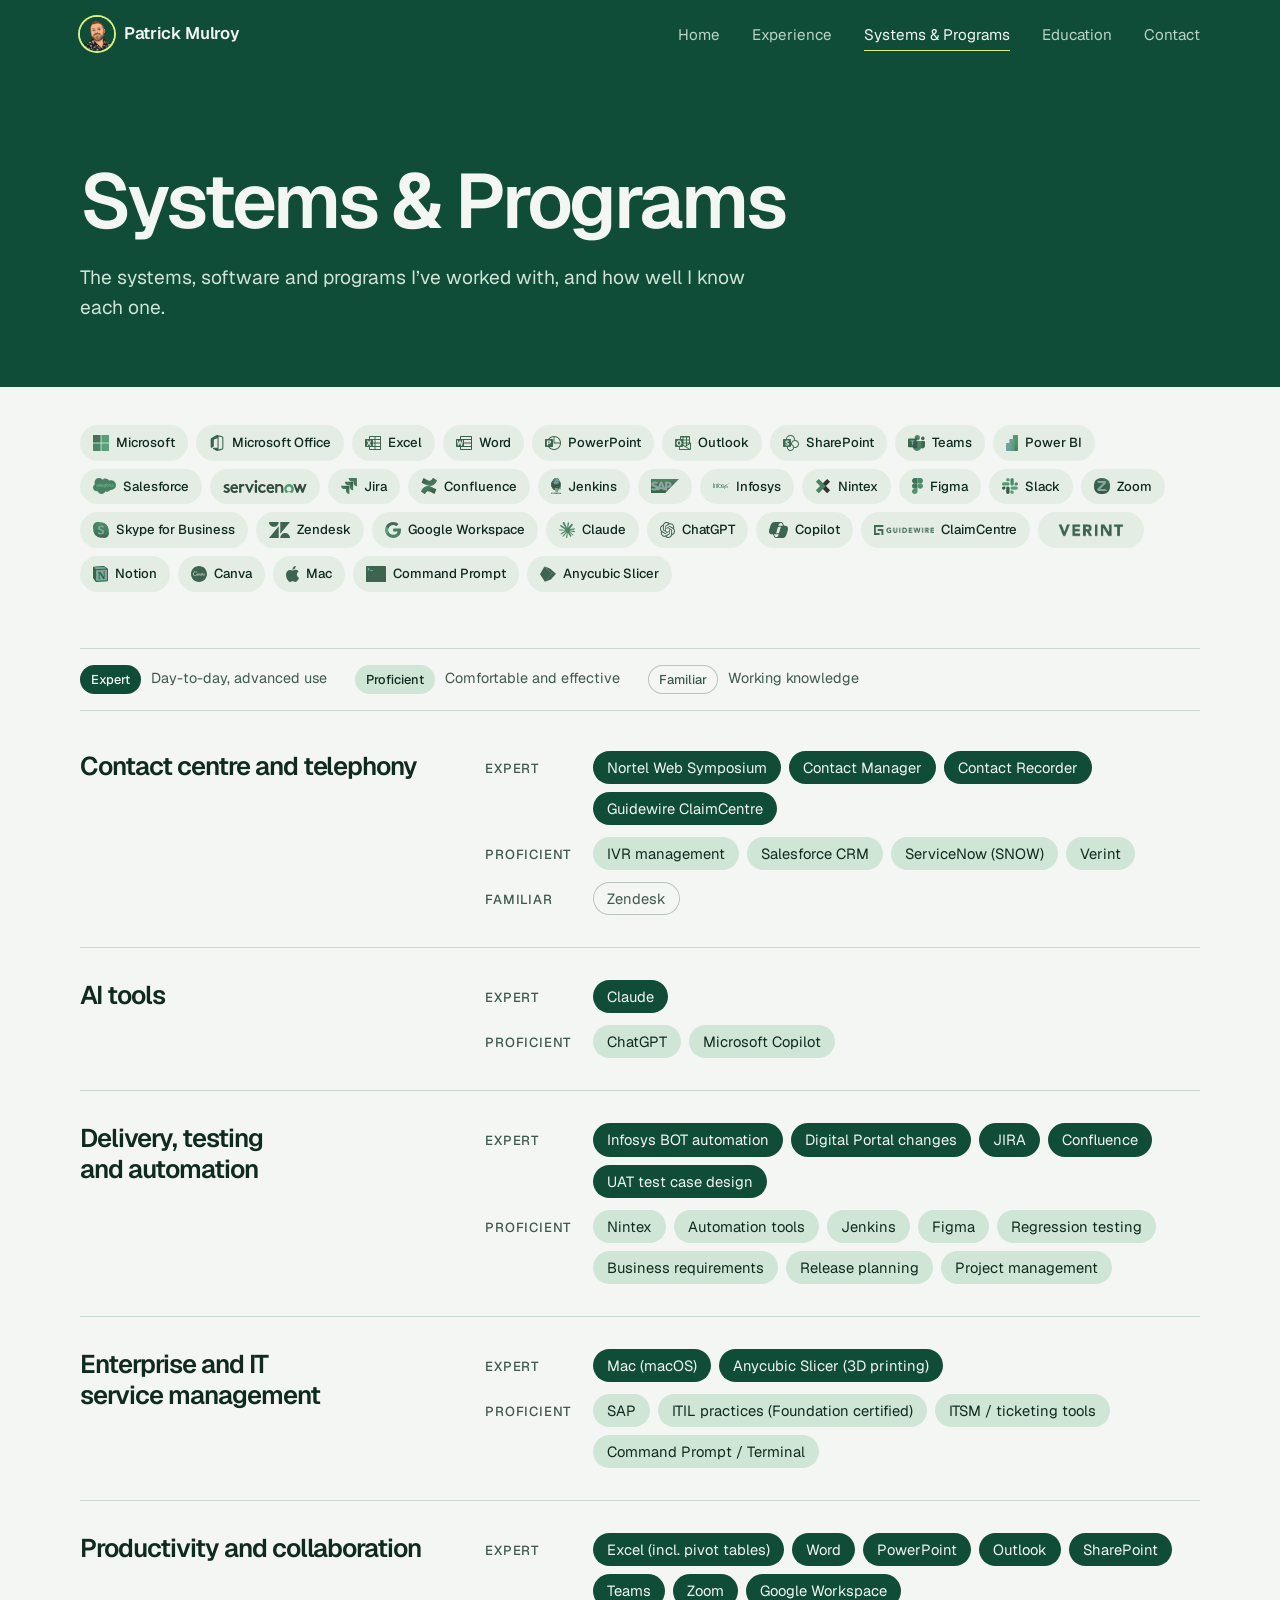
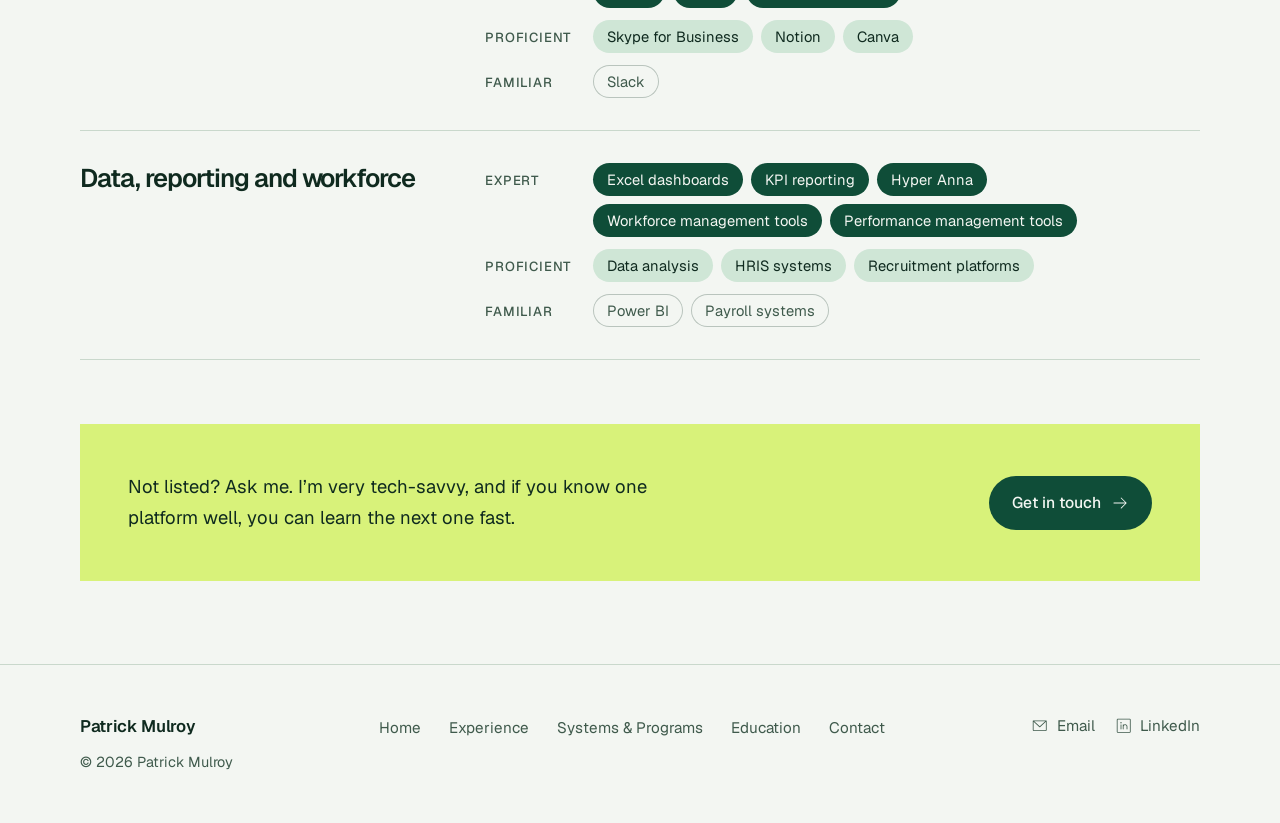
<file: systems.html>
<!DOCTYPE html>
<html lang="en-AU">
<head>
  <meta charset="UTF-8" />
  <meta name="viewport" content="width=device-width, initial-scale=1" />
  <title>Systems &amp; Programs | Patrick Mulroy</title>
  <meta name="description" content="The systems, software and programs Patrick Mulroy has worked with, and to what level." />
  <meta property="og:title" content="Systems &amp; Programs | Patrick Mulroy" />
  <meta property="og:description" content="The systems, software and programs Patrick Mulroy has worked with, and to what level." />
  <meta name="theme-color" content="#0f4d38" />
  <meta name="color-scheme" content="light" />
  <link rel="preload" href="fonts/geist-latin-wght-normal.woff2" as="font" type="font/woff2" crossorigin />
  <link rel="icon" type="image/png" href="images/favicon.png" />
  <link rel="apple-touch-icon" href="images/apple-touch-icon.png" />
  <link rel="stylesheet" href="style.css" />
  <script>document.documentElement.classList.add("js");</script>
</head>
<body>
  <a class="skip" href="#main">Skip to content</a>

  <header class="nav">
    <div class="wrap nav-inner">
      <a class="brand" href="index.html"><img class="brand-icon" src="images/apple-touch-icon.png" width="34" height="34" alt="" />Patrick Mulroy</a>
      <button class="menu-btn" type="button" aria-expanded="false" aria-controls="nav-links" aria-label="Open menu"><svg class="icon i-open" aria-hidden="true" focusable="false" xmlns="http://www.w3.org/2000/svg" viewBox="0 0 256 256" fill="currentColor"><path d="M222,128a6,6,0,0,1-6,6H40a6,6,0,0,1,0-12H216A6,6,0,0,1,222,128ZM40,70H216a6,6,0,0,0,0-12H40a6,6,0,0,0,0,12ZM216,186H40a6,6,0,0,0,0,12H216a6,6,0,0,0,0-12Z"/></svg><svg class="icon i-close" aria-hidden="true" focusable="false" xmlns="http://www.w3.org/2000/svg" viewBox="0 0 256 256" fill="currentColor"><path d="M204.24,195.76a6,6,0,1,1-8.48,8.48L128,136.49,60.24,204.24a6,6,0,0,1-8.48-8.48L119.51,128,51.76,60.24a6,6,0,0,1,8.48-8.48L128,119.51l67.76-67.75a6,6,0,0,1,8.48,8.48L136.49,128Z"/></svg></button>
      <ul class="nav-links" id="nav-links">
        <li><a href="index.html">Home</a></li>
        <li><a href="experience.html">Experience</a></li>
        <li><a href="systems.html" aria-current="page">Systems &amp; Programs</a></li>
        <li><a href="education.html">Education</a></li>
        <li><a href="contact.html">Contact</a></li>
      </ul>
    </div>
  </header>

  <main id="main">

    <div class="page-top">
    <div class="wrap page-head">
      <h1 class="enter" style="--i:0">Systems &amp; Programs</h1>
      <p class="lead enter" style="--i:1">The systems, software and programs I&rsquo;ve worked with, and how well I know each one.</p>
    </div>
    </div>

    <section style="padding-top:0">
      <div class="wrap">
        <!-- Logo strip: to add a logo, save an SVG or PNG into images/logos/ and copy one <li> line below -->
        <ul class="logo-strip reveal" aria-label="Systems and tools I use">
          <li><img src="images/logos/microsoft-icon.svg" alt="" loading="lazy" /><span>Microsoft</span></li>
          <li><img src="images/logos/microsoftoffice.svg" alt="" loading="lazy" /><span>Microsoft Office</span></li>
          <li><img src="images/logos/microsoftexcel.svg" alt="" loading="lazy" /><span>Excel</span></li>
          <li><img src="images/logos/microsoftword.svg" alt="" loading="lazy" /><span>Word</span></li>
          <li><img src="images/logos/microsoftpowerpoint.svg" alt="" loading="lazy" /><span>PowerPoint</span></li>
          <li><img src="images/logos/microsoftoutlook.svg" alt="" loading="lazy" /><span>Outlook</span></li>
          <li><img src="images/logos/microsoftsharepoint.svg" alt="" loading="lazy" /><span>SharePoint</span></li>
          <li><img src="images/logos/microsoft-teams.svg" alt="" loading="lazy" /><span>Teams</span></li>
          <li><img src="images/logos/microsoft-power-bi.svg" alt="" loading="lazy" /><span>Power BI</span></li>
          <li><img src="images/logos/salesforce.svg" alt="" loading="lazy" /><span>Salesforce</span></li>
          <li class="wm"><img src="images/logos/servicenow.svg" alt="ServiceNow" title="ServiceNow" loading="lazy" /></li>
          <li><img src="images/logos/jira.svg" alt="" loading="lazy" /><span>Jira</span></li>
          <li><img src="images/logos/confluence.svg" alt="" loading="lazy" /><span>Confluence</span></li>
          <li><img src="images/logos/jenkins.svg" alt="" loading="lazy" /><span>Jenkins</span></li>
          <li class="wm"><img src="images/logos/sap.svg" alt="SAP" title="SAP" loading="lazy" /></li>
          <li><img src="images/logos/infosys.svg" alt="" loading="lazy" /><span>Infosys</span></li>
          <li><img src="images/logos/nintex-icon.svg" alt="" loading="lazy" /><span>Nintex</span></li>
          <li><img src="images/logos/figma.svg" alt="" loading="lazy" /><span>Figma</span></li>
          <li><img src="images/logos/slack-icon.svg" alt="" loading="lazy" /><span>Slack</span></li>
          <li><img src="images/logos/zoom-icon.svg" alt="" loading="lazy" /><span>Zoom</span></li>
          <li><img src="images/logos/skype.svg" alt="" loading="lazy" /><span>Skype for Business</span></li>
          <li><img src="images/logos/zendesk-icon.svg" alt="" loading="lazy" /><span>Zendesk</span></li>
          <li><img src="images/logos/google-icon.svg" alt="" loading="lazy" /><span>Google Workspace</span></li>
          <li><img src="images/logos/claude-icon.svg" alt="" loading="lazy" /><span>Claude</span></li>
          <li><img src="images/logos/openai-icon.svg" alt="" loading="lazy" /><span>ChatGPT</span></li>
          <li><img src="images/logos/copilot.svg" alt="" loading="lazy" /><span>Copilot</span></li>
          <li><img src="images/logos/guidewire.png" alt="" loading="lazy" /><span>ClaimCentre</span></li>
          <li class="wm"><img src="images/logos/verint.png" alt="Verint" title="Verint" loading="lazy" /></li>
          <li><img src="images/logos/notion-icon.svg" alt="" loading="lazy" /><span>Notion</span></li>
          <li><img src="images/logos/canva.svg" alt="" loading="lazy" /><span>Canva</span></li>
          <li><img src="images/logos/apple.svg" alt="" loading="lazy" /><span>Mac</span></li>
          <li><img src="images/logos/terminal.svg" alt="" loading="lazy" /><span>Command Prompt</span></li>
          <li><img src="images/logos/anycubic.svg" alt="" loading="lazy" /><span>Anycubic Slicer</span></li>
        </ul>
        <ul class="sys-key reveal" aria-label="Proficiency key">
          <li><span class="chip-e">Expert</span>Day-to-day, advanced use</li>
          <li><span class="chip-p">Proficient</span>Comfortable and effective</li>
          <li><span class="chip-f">Familiar</span>Working knowledge</li>
        </ul>
        <div class="sys-cat reveal">
          <h2>Contact centre and telephony</h2>
          <div class="lvs">
            <div class="lv"><p>Expert</p><ul><li class="chip-e">Nortel Web Symposium</li><li class="chip-e">Contact Manager</li><li class="chip-e">Contact Recorder</li><li class="chip-e">Guidewire ClaimCentre</li></ul></div>
            <div class="lv"><p>Proficient</p><ul><li class="chip-p">IVR management</li><li class="chip-p">Salesforce CRM</li><li class="chip-p">ServiceNow (SNOW)</li><li class="chip-p">Verint</li></ul></div>
            <div class="lv"><p>Familiar</p><ul><li class="chip-f">Zendesk</li></ul></div>
          </div>
        </div>
        <div class="sys-cat reveal">
          <h2>AI tools</h2>
          <div class="lvs">
            <div class="lv"><p>Expert</p><ul><li class="chip-e">Claude</li></ul></div>
            <div class="lv"><p>Proficient</p><ul><li class="chip-p">ChatGPT</li><li class="chip-p">Microsoft Copilot</li></ul></div>
          </div>
        </div>
        <div class="sys-cat reveal">
          <h2>Delivery, testing and automation</h2>
          <div class="lvs">
            <div class="lv"><p>Expert</p><ul><li class="chip-e">Infosys BOT automation</li><li class="chip-e">Digital Portal changes</li><li class="chip-e">JIRA</li><li class="chip-e">Confluence</li><li class="chip-e">UAT test case design</li></ul></div>
            <div class="lv"><p>Proficient</p><ul><li class="chip-p">Nintex</li><li class="chip-p">Automation tools</li><li class="chip-p">Jenkins</li><li class="chip-p">Figma</li><li class="chip-p">Regression testing</li><li class="chip-p">Business requirements</li><li class="chip-p">Release planning</li><li class="chip-p">Project management</li></ul></div>
          </div>
        </div>
        <div class="sys-cat reveal">
          <h2>Enterprise and IT service management</h2>
          <div class="lvs">
            <div class="lv"><p>Expert</p><ul><li class="chip-e">Mac (macOS)</li><li class="chip-e">Anycubic Slicer (3D printing)</li></ul></div>
            <div class="lv"><p>Proficient</p><ul><li class="chip-p">SAP</li><li class="chip-p">ITIL practices (Foundation certified)</li><li class="chip-p">ITSM / ticketing tools</li><li class="chip-p">Command Prompt / Terminal</li></ul></div>
          </div>
        </div>
        <div class="sys-cat reveal">
          <h2>Productivity and collaboration</h2>
          <div class="lvs">
            <div class="lv"><p>Expert</p><ul><li class="chip-e">Excel (incl. pivot tables)</li><li class="chip-e">Word</li><li class="chip-e">PowerPoint</li><li class="chip-e">Outlook</li><li class="chip-e">SharePoint</li><li class="chip-e">Teams</li><li class="chip-e">Zoom</li><li class="chip-e">Google Workspace</li></ul></div>
            <div class="lv"><p>Proficient</p><ul><li class="chip-p">Skype for Business</li><li class="chip-p">Notion</li><li class="chip-p">Canva</li></ul></div>
            <div class="lv"><p>Familiar</p><ul><li class="chip-f">Slack</li></ul></div>
          </div>
        </div>
        <div class="sys-cat reveal">
          <h2>Data, reporting and workforce</h2>
          <div class="lvs">
            <div class="lv"><p>Expert</p><ul><li class="chip-e">Excel dashboards</li><li class="chip-e">KPI reporting</li><li class="chip-e">Hyper Anna</li><li class="chip-e">Workforce management tools</li><li class="chip-e">Performance management tools</li></ul></div>
            <div class="lv"><p>Proficient</p><ul><li class="chip-p">Data analysis</li><li class="chip-p">HRIS systems</li><li class="chip-p">Recruitment platforms</li></ul></div>
            <div class="lv"><p>Familiar</p><ul><li class="chip-f">Power BI</li><li class="chip-f">Payroll systems</li></ul></div>
          </div>
        </div>
        <div class="ask reveal">
          <p>Not listed? Ask me. I&rsquo;m very tech-savvy, and if you know one platform well, you can learn the next one fast.</p>
          <a class="btn btn-primary" href="contact.html">Get in touch <svg class="icon" aria-hidden="true" focusable="false" xmlns="http://www.w3.org/2000/svg" viewBox="0 0 256 256" fill="currentColor"><path d="M220.24,132.24l-72,72a6,6,0,0,1-8.48-8.48L201.51,134H40a6,6,0,0,1,0-12H201.51L139.76,60.24a6,6,0,0,1,8.48-8.48l72,72A6,6,0,0,1,220.24,132.24Z"/></svg></a>
        </div>
      </div>
    </section>

  </main>

  <footer class="footer">
    <div class="wrap footer-inner">
      <div>
        <a class="brand" href="index.html">Patrick Mulroy</a>
        <small>&copy; 2026 Patrick Mulroy</small>
      </div>
      <nav aria-label="Footer">
        <ul>
          <li><a href="index.html">Home</a></li>
          <li><a href="experience.html">Experience</a></li>
          <li><a href="systems.html">Systems &amp; Programs</a></li>
          <li><a href="education.html">Education</a></li>
          <li><a href="contact.html">Contact</a></li>
        </ul>
      </nav>
      <div class="social">
        <a href="mailto:paddy@mulroy.me"><svg class="icon" aria-hidden="true" focusable="false" xmlns="http://www.w3.org/2000/svg" viewBox="0 0 256 256" fill="currentColor"><path d="M224,50H32a6,6,0,0,0-6,6V192a14,14,0,0,0,14,14H216a14,14,0,0,0,14-14V56A6,6,0,0,0,224,50ZM208.58,62,128,135.86,47.42,62ZM216,194H40a2,2,0,0,1-2-2V69.64l86,78.78a6,6,0,0,0,8.1,0L218,69.64V192A2,2,0,0,1,216,194Z"/></svg>Email</a>
        <a href="https://www.linkedin.com/in/patrick-mulroy-37317121/" target="_blank" rel="noopener"><svg class="icon" aria-hidden="true" focusable="false" xmlns="http://www.w3.org/2000/svg" viewBox="0 0 256 256" fill="currentColor"><path d="M216,26H40A14,14,0,0,0,26,40V216a14,14,0,0,0,14,14H216a14,14,0,0,0,14-14V40A14,14,0,0,0,216,26Zm2,190a2,2,0,0,1-2,2H40a2,2,0,0,1-2-2V40a2,2,0,0,1,2-2H216a2,2,0,0,1,2,2ZM94,112v64a6,6,0,0,1-12,0V112a6,6,0,0,1,12,0Zm88,28v36a6,6,0,0,1-12,0V140a22,22,0,0,0-44,0v36a6,6,0,0,1-12,0V112a6,6,0,0,1,12,0v2.11A34,34,0,0,1,182,140ZM98,84A10,10,0,1,1,88,74,10,10,0,0,1,98,84Z"/></svg>LinkedIn</a>
      </div>
    </div>
  </footer>

  <script src="site.js" defer></script>
</body>
</html>
</file>
<file: style.css>
/* Patrick Mulroy - personal site
   Calm editorial system, Forest palette: Geist (self-hosted), one accent, sharp corners (radius 0 everywhere),
   light theme only. */

@font-face {
  font-family: "Geist";
  src: url("fonts/geist-latin-wght-normal.woff2") format("woff2");
  font-weight: 100 900;
  font-style: normal;
  font-display: swap;
}
@font-face {
  font-family: "Geist";
  src: url("fonts/geist-latin-wght-italic.woff2") format("woff2");
  font-weight: 100 900;
  font-style: italic;
  font-display: swap;
}

:root {
  --bg: #f4f6f4;
  --surface: #e8eee9;
  --surface-accent: #d6e8dd;
  --text: #132019;
  --muted: #4c5a52;
  --line: #d0dad3;
  --accent: #1d5b45;
  --accent-hover: #164736;
  --accent-ink: #f4f6f4;
  --error: #a3302a;
  --surface-2: #e6ebe3;
  --band-bg: #1d4a3a;
  --band-text: #eef4f0;
  --band-muted: #b5cbbf;
  --band-accent: #9fdcbf;
  --closing-bg: #e3eee7;
  --shadow: 0 1px 0 rgb(20 40 30 / 0.04), 0 12px 32px -18px rgb(20 40 30 / 0.25);

  --hero-block: #d6e8dd;
  --max: 1200px;
  --gutter: clamp(16px, 4vw, 40px);
  --ease: cubic-bezier(0.16, 1, 0.3, 1);
  color-scheme: light;
}


*, *::before, *::after { box-sizing: border-box; margin: 0; padding: 0; }

html { -webkit-text-size-adjust: 100%; }
@media (prefers-reduced-motion: no-preference) { html { scroll-behavior: smooth; } }

body {
  font-family: "Geist", ui-sans-serif, system-ui, -apple-system, "Segoe UI", sans-serif;
  font-size: 17px;
  line-height: 1.65;
  color: var(--text);
  background: var(--bg);
  font-feature-settings: "ss01";
  -webkit-font-smoothing: antialiased;
}

img { display: block; max-width: 100%; height: auto; }
a { color: inherit; }
ul { list-style: none; }

:focus-visible { outline: 2px solid var(--accent); outline-offset: 3px; }

.skip {
  position: absolute; left: var(--gutter); top: -100px;
  background: var(--accent); color: var(--accent-ink);
  padding: 10px 14px; z-index: 100; text-decoration: none;
}
.skip:focus { top: 12px; }

.wrap { max-width: var(--max); margin: 0 auto; padding: 0 var(--gutter); }

.icon { width: 1.15em; height: 1.15em; flex: none; }

/* ---------- Type ---------- */
h1, h2, h3 { font-weight: 500; letter-spacing: -0.025em; line-height: 1.1; text-wrap: balance; }
h1 { font-size: clamp(2.5rem, 5.2vw, 4.25rem); letter-spacing: -0.035em; }
h2 { font-size: clamp(1.75rem, 3vw, 2.5rem); }
h3 { font-size: 1.2rem; letter-spacing: -0.015em; line-height: 1.3; }
p { max-width: 65ch; text-wrap: pretty; }
.lead { font-size: clamp(1.1rem, 1.5vw, 1.25rem); color: var(--muted); line-height: 1.55; }
.muted { color: var(--muted); }
.eyebrow {
  font-size: 0.8rem; font-weight: 500; letter-spacing: 0.12em; text-transform: uppercase;
  color: var(--accent);
}
.num { font-variant-numeric: tabular-nums; }

/* ---------- Nav ---------- */
.nav {
  position: sticky; top: 0; z-index: 50;
  background: color-mix(in srgb, var(--bg) 88%, transparent);
  backdrop-filter: saturate(160%) blur(12px);
  -webkit-backdrop-filter: saturate(160%) blur(12px);
  border-bottom: 1px solid var(--line);
}
@media (prefers-reduced-transparency: reduce) { .nav { background: var(--bg); backdrop-filter: none; } }
.nav-inner { display: flex; align-items: center; justify-content: space-between; height: 68px; }
.brand { font-weight: 600; letter-spacing: -0.02em; text-decoration: none; font-size: 1.05rem; }
.nav-links { display: flex; gap: 32px; }
.nav-links a {
  font-size: 0.95rem; color: var(--muted); text-decoration: none;
  padding: 6px 0; border-bottom: 1px solid transparent;
  transition: color .2s var(--ease), border-color .2s var(--ease);
}
.nav-links a:hover { color: var(--text); }
.nav-links a[aria-current="page"] { color: var(--text); border-bottom-color: var(--accent); }
.menu-btn {
  display: none; background: none; border: 1px solid var(--line); color: var(--text);
  width: 44px; height: 44px; align-items: center; justify-content: center; cursor: pointer;
}
.menu-btn .icon { width: 22px; height: 22px; }
.menu-btn .i-close { display: none; }
.nav.open .menu-btn .i-open { display: none; }
.nav.open .menu-btn .i-close { display: block; }

@media (max-width: 860px) {
  .menu-btn { display: inline-flex; }
  .nav-links {
    display: none; position: absolute; left: 0; right: 0; top: 68px;
    flex-direction: column; gap: 0; background: var(--bg);
    border-bottom: 1px solid var(--line); padding: 8px var(--gutter) 20px;
  }
  .nav.open .nav-links { display: flex; }
  .nav-links a { display: block; padding: 14px 0; font-size: 1.1rem; border-bottom: 1px solid var(--line); }
  .nav-links a[aria-current="page"] { color: var(--accent); border-bottom-color: var(--line); }
}

/* ---------- Buttons ---------- */
.actions { display: flex; flex-wrap: wrap; gap: 12px; }
.btn {
  display: inline-flex; align-items: center; gap: 10px; white-space: nowrap;
  font: inherit; font-size: 0.98rem; font-weight: 500;
  padding: 13px 22px; border: 1px solid transparent; cursor: pointer;
  text-decoration: none;
  transition: background-color .25s var(--ease), border-color .25s var(--ease), color .25s var(--ease), transform .15s var(--ease);
}
.btn:active { transform: translateY(1px) scale(0.99); }
.btn .icon { transition: transform .3s var(--ease); }
.btn:hover .icon { transform: translateX(3px); }
.btn-primary { background: var(--accent); color: var(--accent-ink); }
.btn-primary:hover { background: var(--accent-hover); }
.btn-ghost { border-color: var(--line); color: var(--text); background: transparent; }
.btn-ghost:hover { border-color: var(--text); }

.link {
  display: inline-flex; align-items: center; gap: 8px;
  color: var(--accent); font-weight: 500; text-decoration: none;
  border-bottom: 1px solid color-mix(in srgb, var(--accent) 35%, transparent);
  padding-bottom: 2px; transition: border-color .2s var(--ease);
}
.link:hover { border-bottom-color: var(--accent); }

/* ---------- Sections ---------- */
section { padding: clamp(72px, 10vw, 128px) 0; }
.section-head { margin-bottom: clamp(36px, 5vw, 56px); }
.section-head p { margin-top: 16px; }
.rule { border-top: 1px solid var(--line); }

/* ---------- Home hero ---------- */
.hero { padding: clamp(40px, 6vw, 88px) 0 clamp(64px, 8vw, 104px); }
.hero-grid {
  display: grid; grid-template-columns: 1.25fr 0.75fr; gap: clamp(40px, 6vw, 96px); align-items: end;
}
.hero-copy .eyebrow { margin-bottom: 28px; }
.hero-copy h1 { margin-bottom: 24px; }
.hero-copy .lead { max-width: 34ch; margin-bottom: 36px; }
.hero-figure { position: relative; isolation: isolate; }
.hero-figure img { width: 100%; aspect-ratio: 4 / 5; object-fit: cover; background: var(--surface); }
.hero-figure::after {
  content: ""; position: absolute; inset: auto -18px -18px auto; width: 62%; height: 58%; z-index: -1;
  background: var(--hero-block, transparent); border-right: 1px solid var(--accent); border-bottom: 1px solid var(--accent); pointer-events: none;
}
@media (max-width: 860px) {
  .hero-grid { grid-template-columns: 1fr; }
  .hero-figure { max-width: 420px; margin-right: 12px; }
  .hero-figure::after { inset: auto -12px -12px auto; }
}

/* ---------- Now statement ---------- */
.now { background: var(--band-bg); color: var(--band-text); }
.now-grid { display: grid; grid-template-columns: 3fr 9fr; gap: 32px; }
.now-label { font-size: 0.95rem; color: var(--band-muted); padding-top: 10px; }
.now-text { font-size: clamp(1.5rem, 3vw, 2.35rem); line-height: 1.25; letter-spacing: -0.025em; font-weight: 450; max-width: 26ch; }
.now-text em { font-style: normal; color: var(--band-accent); }
.now-foot { margin-top: 28px; color: var(--band-muted); }
@media (max-width: 760px) { .now-grid { grid-template-columns: 1fr; gap: 12px; } }

/* ---------- About split ---------- */
.about-grid { display: grid; grid-template-columns: 5fr 7fr; gap: clamp(40px, 6vw, 96px); align-items: start; }
.about-grid figure img { width: 100%; aspect-ratio: 3 / 4; object-fit: cover; background: var(--surface); }
.about-copy h2 { margin-bottom: 28px; }
.about-copy p + p { margin-top: 18px; }
.about-copy p { color: var(--muted); }
.about-copy .link { margin-top: 32px; }
@media (max-width: 860px) {
  .about-grid { grid-template-columns: 1fr; }
  .about-grid figure { order: 2; max-width: 520px; }
}

/* ---------- Strengths (2x2 ruled grid) ---------- */
.strengths { display: grid; grid-template-columns: repeat(2, 1fr); gap: 0 clamp(32px, 5vw, 80px); }
.strength { border-top: 1px solid var(--line); padding: 28px 0 40px; display: grid; grid-template-columns: 11rem 1fr; gap: 24px; }
.strength h3 { font-size: 1.1rem; }
.strength p { color: var(--muted); }
@media (max-width: 960px) { .strength { grid-template-columns: 1fr; gap: 8px; } }
@media (max-width: 640px) { .strengths { grid-template-columns: 1fr; } }

/* ---------- Industries bento ---------- */
.bento {
  display: grid; grid-template-columns: 7fr 5fr; grid-template-rows: auto auto; gap: 16px;
}
.tile { padding: clamp(24px, 3vw, 40px); display: flex; flex-direction: column; justify-content: flex-end; min-height: 260px; }
.tile h3 { font-size: 1.45rem; margin-bottom: 10px; }
.tile p { color: var(--muted); }
.tile .years { font-size: 0.9rem; color: var(--muted); margin-bottom: auto; padding-bottom: 32px; }
.tile-feature { grid-row: span 2; position: relative; color: #f3f5f4; min-height: 520px; overflow: hidden; background: #1b2420; }
.tile-feature img { position: absolute; inset: 0; width: 100%; height: 100%; object-fit: cover; }
.tile-feature::before {
  content: ""; position: absolute; inset: 0; z-index: 1;
  background: linear-gradient(180deg, rgb(10 16 13 / 0.05) 20%, rgb(10 16 13 / 0.85) 100%);
}
.tile-feature > *:not(img) { position: relative; z-index: 2; }
.tile-feature p, .tile-feature .years { color: rgb(243 245 244 / 0.82); }
.tile-tint { background: var(--surface-accent); }
.tile-plain { background: var(--surface-2); }
@media (max-width: 860px) {
  .bento { grid-template-columns: 1fr; }
  .tile-feature { grid-row: auto; min-height: 420px; }
  .tile { min-height: 0; }
}

/* ---------- Closing CTA ---------- */
.closing { background: var(--closing-bg); }
.closing h2 { font-size: clamp(2rem, 4.2vw, 3.4rem); max-width: 18ch; margin-bottom: 22px; }
.closing p { color: var(--muted); margin-bottom: 36px; }

/* ---------- Page header (inner pages) ---------- */
.page-head { padding-top: clamp(48px, 7vw, 96px); padding-bottom: clamp(40px, 5vw, 64px); }
.page-head h1 { margin-bottom: 20px; }
.page-head .lead { max-width: 52ch; }
.page-head-split { display: grid; grid-template-columns: 7fr 5fr; gap: clamp(32px, 6vw, 96px); align-items: end; }
.page-head-split img { width: 100%; aspect-ratio: 4 / 3; object-fit: cover; background: var(--surface); }
@media (max-width: 860px) { .page-head-split { grid-template-columns: 1fr; } }

/* ---------- Experience ---------- */
.facts { display: grid; grid-template-columns: repeat(3, 1fr); border-top: 1px solid var(--line); border-bottom: 1px solid var(--line); }
.fact { padding: 32px 24px 32px 0; }
.fact + .fact { border-left: 1px solid var(--line); padding-left: 24px; }
.fact strong { display: block; font-size: clamp(2rem, 4vw, 3rem); font-weight: 500; letter-spacing: -0.035em; line-height: 1.1; margin-bottom: 8px; }
.fact span { color: var(--muted); font-size: 0.95rem; }
@media (max-width: 700px) {
  .facts { grid-template-columns: 1fr; }
  .fact + .fact { border-left: 0; border-top: 1px solid var(--line); padding-left: 0; }
}

.employer { display: grid; grid-template-columns: 4fr 8fr; gap: clamp(24px, 5vw, 80px); padding: 56px 0; border-top: 1px solid var(--line); }
.employer:first-child { border-top: 0; padding-top: 0; }
.employer-meta { align-self: start; position: sticky; top: 100px; }
.employer-meta h2 { font-size: clamp(1.5rem, 2.4vw, 2rem); margin-bottom: 8px; }
.employer-meta p { color: var(--muted); font-size: 0.95rem; }
.roles { display: grid; gap: 44px; }
.role-dates { font-size: 0.92rem; color: var(--muted); margin-bottom: 6px; }
.role h3 { font-size: 1.3rem; margin-bottom: 4px; }
.role-where { color: var(--accent); font-size: 0.95rem; margin-bottom: 14px; }
.role > p { color: var(--muted); }
.role .impact { margin-top: 14px; padding-left: 16px; border-left: 2px solid var(--accent); color: var(--text); }
.role details { margin-top: 16px; }
.role summary {
  cursor: pointer; list-style: none; display: inline-flex; align-items: center; gap: 8px;
  font-weight: 500; font-size: 0.95rem; color: var(--text);
  border-bottom: 1px solid var(--line); padding-bottom: 2px;
}
.role summary::-webkit-details-marker { display: none; }
.role summary .icon { transition: transform .3s var(--ease); transform: rotate(90deg); color: var(--accent); }
.role details[open] summary .icon { transform: rotate(-90deg); }
.role details ul { margin-top: 16px; display: grid; gap: 10px; }
.role details li { color: var(--muted); padding-left: 20px; position: relative; font-size: 0.98rem; }
.role details li::before { content: ""; position: absolute; left: 0; top: 0.8em; width: 8px; height: 1px; background: var(--muted); }
.break { padding: 36px 0; border-top: 1px solid var(--line); color: var(--muted); display: grid; grid-template-columns: 4fr 8fr; gap: clamp(24px, 5vw, 80px); }
@media (max-width: 860px) {
  .employer, .break { grid-template-columns: 1fr; }
  .employer-meta { position: static; }
}

/* ---------- Systems matrix ---------- */
.levels { display: grid; grid-template-columns: 3fr repeat(3, 3fr); gap: 24px; padding-bottom: 20px; border-bottom: 1px solid var(--text); }
.levels div strong { display: block; font-weight: 500; }
.levels div span { font-size: 0.9rem; color: var(--muted); }
.sys-group { padding: 48px 0 8px; }
.sys-group h2 { font-size: clamp(1.4rem, 2.2vw, 1.75rem); margin-bottom: 20px; }
.sys-row { display: grid; grid-template-columns: 3fr repeat(3, 3fr); gap: 24px; padding: 20px 0; border-top: 1px solid var(--line); }
.sys-row h3 { font-size: 1rem; font-weight: 500; }
.sys-row ul { display: grid; gap: 6px; }
.sys-row li { color: var(--text); }
.sys-row .lvl-label { display: none; }
.sys-row ul:empty::after { content: "-"; color: var(--muted); }
.ask { margin-top: 64px; padding: clamp(28px, 4vw, 48px); background: var(--surface-accent); display: flex; gap: 24px; align-items: center; justify-content: space-between; flex-wrap: wrap; }
.ask p { font-size: 1.15rem; max-width: 48ch; }
@media (max-width: 760px) {
  .levels { display: none; }
  .sys-row { grid-template-columns: 1fr; gap: 12px; }
  .sys-row .lvl-label { display: block; font-size: 0.85rem; color: var(--muted); margin-bottom: 4px; }
  .sys-row ul:empty, .sys-row .cell:has(ul:empty) { display: none; }
}

/* ---------- Education ---------- */
.areas { display: grid; grid-template-columns: repeat(2, 1fr); gap: 0 clamp(32px, 5vw, 80px); }
.area { border-top: 1px solid var(--line); padding: 28px 0 44px; }
.area h3 { margin-bottom: 10px; }
.area p { color: var(--muted); }
@media (max-width: 700px) { .areas { grid-template-columns: 1fr; } }
.notice { border: 1px solid var(--line); padding: clamp(24px, 4vw, 40px); display: grid; grid-template-columns: 1fr auto; gap: 24px; align-items: center; }
.notice h2 { font-size: 1.35rem; margin-bottom: 8px; }
.notice p { color: var(--muted); }
@media (max-width: 700px) { .notice { grid-template-columns: 1fr; } }

/* ---------- Contact ---------- */
.contact-grid { display: grid; grid-template-columns: 5fr 7fr; gap: clamp(40px, 6vw, 96px); align-items: start; }
.details { display: grid; }
.detail { display: grid; grid-template-columns: 28px 1fr; gap: 16px; padding: 20px 0; border-top: 1px solid var(--line); }
.detail:last-child { border-bottom: 1px solid var(--line); }
.detail .icon { width: 22px; height: 22px; color: var(--accent); margin-top: 3px; }
.detail dt { font-size: 0.9rem; color: var(--muted); }
.detail dd a { text-decoration: none; border-bottom: 1px solid var(--line); }
.detail dd a:hover { border-bottom-color: var(--accent); }
.detail dd small { display: block; color: var(--muted); font-size: 0.92rem; }
.citizen { margin-top: 28px; color: var(--muted); }
.citizen strong { color: var(--text); font-weight: 500; }

.form { background: var(--surface); padding: clamp(24px, 4vw, 48px); }
.form h2 { font-size: 1.6rem; margin-bottom: 28px; }
.field { display: grid; gap: 8px; margin-bottom: 20px; }
.field label { font-size: 0.92rem; font-weight: 500; }
.field label .opt { color: var(--muted); font-weight: 400; }
.field input, .field textarea {
  font: inherit; font-size: 1rem; color: var(--text);
  background: var(--bg); border: 1px solid var(--line); border-radius: 0;
  padding: 12px 14px; width: 100%;
  transition: border-color .2s var(--ease), box-shadow .2s var(--ease);
}
.field input:hover, .field textarea:hover { border-color: var(--muted); }
.field input:focus, .field textarea:focus { outline: none; border-color: var(--accent); box-shadow: 0 0 0 3px color-mix(in srgb, var(--accent) 22%, transparent); }
.field textarea { min-height: 150px; resize: vertical; }
.field .err { display: none; font-size: 0.88rem; color: var(--error); }
.field.invalid input, .field.invalid textarea { border-color: var(--error); }
.field.invalid .err { display: block; }
.form-row { display: grid; grid-template-columns: 1fr 1fr; gap: 0 16px; }
.form .btn { width: 100%; justify-content: center; margin-top: 8px; }
.form-note { margin-top: 16px; font-size: 0.92rem; color: var(--muted); }
.form-note a { color: var(--text); }
@media (max-width: 860px) { .contact-grid { grid-template-columns: 1fr; } }
@media (max-width: 560px) { .form-row { grid-template-columns: 1fr; } }

/* ---------- Footer ---------- */
.footer { border-top: 1px solid var(--line); padding: 48px 0; }
.footer-inner { display: flex; justify-content: space-between; gap: 32px; flex-wrap: wrap; align-items: flex-start; }
.footer .brand { display: block; margin-bottom: 6px; }
.footer small { color: var(--muted); font-size: 0.9rem; }
.footer nav ul { display: flex; flex-wrap: wrap; gap: 8px 28px; }
.footer nav a, .footer .social a { color: var(--muted); text-decoration: none; font-size: 0.95rem; }
.footer nav a:hover, .footer .social a:hover { color: var(--text); }
.footer .social { display: flex; gap: 20px; }
.footer .social a { display: inline-flex; gap: 8px; align-items: center; }

/* ---------- Motion (MOTION_INTENSITY 4: entry + scroll reveal, reduced-motion safe) ---------- */
@media (prefers-reduced-motion: no-preference) {
  .js .reveal { opacity: 0; transform: translateY(18px); transition: opacity .8s var(--ease), transform .8s var(--ease); transition-delay: calc(var(--i, 0) * 80ms); }
  .js .reveal.in { opacity: 1; transform: none; }
  .hero-copy > *, .page-head .enter { animation: rise .9s var(--ease) both; animation-delay: calc(var(--i, 0) * 90ms + 60ms); }
  .hero-figure { animation: fade 1.2s var(--ease) both; animation-delay: 200ms; }
  @keyframes rise { from { opacity: 0; transform: translateY(16px); } to { opacity: 1; transform: none; } }
  @keyframes fade { from { opacity: 0; transform: scale(0.985); } to { opacity: 1; transform: none; } }
}

/* Theme: Bold Blocks - forest green + lime pop, full colour hero, strong blocks */
:root{--bg:#f3f6f2;--surface:#e4ede4;--surface-accent:#d8f27a;--surface-2:#cfe6d6;--text:#0f2a1f;--muted:#3f5a4c;--line:#c9d8cc;
--accent:#0f4d38;--accent-hover:#0a3a2a;--accent-ink:#f3f6f2;--band-bg:#d8f27a;--band-text:#0f2a1f;--band-muted:#2f4a3c;--band-accent:#0f4d38;--closing-bg:#0f4d38;--hero-block:#d8f27a;--pop:#d8f27a}
h1,h2{font-weight:600;letter-spacing:-0.04em}
.hero{background:#0f4d38;color:#f3f6f2}
.hero h1{font-size:clamp(3rem,7vw,6rem)}
.hero .lead{color:#cfe3d6}
.hero .btn-primary{background:var(--pop);color:#0f2a1f}
.hero .btn-primary:hover{background:#e6fa9a}
.hero .btn-ghost{color:#f3f6f2;border-color:rgb(243 246 242/.35)}
.hero .btn-ghost:hover{border-color:#f3f6f2}
.hero-figure::after{border-color:var(--pop)}
.nav{background:#0f4d38;border-bottom-color:#0f4d38}
.nav .brand,.nav-links a:hover,.nav-links a[aria-current="page"]{color:#f3f6f2}
.nav-links a{color:#b9d3c4}
.nav-links a[aria-current="page"]{border-bottom-color:var(--pop)}
.menu-btn{color:#f3f6f2;border-color:rgb(243 246 242/.35)}
.now-text{font-weight:600}
.strength{border-top:3px solid var(--accent)}
.strength h3{color:var(--accent)}
.tile-feature{background:#0f4d38}
.closing{color:#f3f6f2}
.closing p{color:#cfe3d6}
.closing .btn-primary{background:var(--pop);color:#0f2a1f}
.btn{border-radius:999px}
.facts strong,.fact strong{color:var(--accent)}

/* Inner page headers match the green hero */
.page-top{background:#0f4d38;color:#f3f6f2;margin-bottom:clamp(40px,5vw,72px)}
.page-top .lead{color:#cfe3d6}
.page-top h1{font-size:clamp(2.75rem,6vw,5rem)}
@media (max-width:860px){
  .nav-links{background:#0f4d38;border-bottom-color:#0a3a2a}
  .nav-links a{border-bottom-color:rgb(243 246 242/.15)}
  .nav-links a[aria-current="page"]{color:var(--pop);border-bottom-color:rgb(243 246 242/.15)}
}

/* Outside work gallery */
.gallery{display:grid;grid-template-columns:repeat(3,1fr);grid-auto-rows:clamp(220px,24vw,330px);gap:20px}
.gallery figure{display:flex;flex-direction:column;min-height:0}
.gallery img{flex:1;min-height:0;width:100%;object-fit:cover;background:var(--surface)}
.gallery figcaption{margin-top:10px;font-size:.95rem;color:var(--muted)}
.gallery .g-tall{grid-row:span 2}
.gallery .g-wide{grid-column:span 2}
.gallery .g-tall img{object-position:center top}
@media (max-width:760px){
  .gallery{grid-template-columns:1fr;grid-auto-rows:auto}
  .gallery .g-tall,.gallery .g-wide{grid-row:auto;grid-column:auto}
  .gallery img{flex:none;aspect-ratio:4/3}
  .gallery .g-tall img{aspect-ratio:4/5}
}
/* Contact avatar */
.avatar{width:120px;height:120px;border-radius:50%;object-fit:cover;margin-bottom:24px;background:#fff;box-shadow:0 0 0 4px var(--pop)}


/* Systems logo strip */
.logo-strip{display:flex;flex-wrap:wrap;gap:8px;margin-bottom:56px}
.logo-strip li{display:flex;align-items:center;gap:7px;padding:7px 13px;background:var(--surface);border-radius:999px;font-size:.82rem;font-weight:500}
.logo-strip img{height:16px;width:auto;max-width:60px;object-fit:contain;filter:grayscale(1) sepia(1) hue-rotate(95deg) saturate(2.2) brightness(.55) contrast(1.1);opacity:.8}
/* Experience company logos */
.logo-strip li.wm img{height:14px;max-width:84px}
.logo-strip li.wm.infosys img{height:26px}

/* Industries tile logos (single-colour, embedded) */
.tile{position:relative}
.tile .tile-logos{display:flex;flex-wrap:wrap;gap:18px;align-items:center;margin-bottom:auto;padding-bottom:28px}
.tile .tile-logos + *{margin-top:0}
.tile .years:has(+ .tile-logos){margin-bottom:0;padding-bottom:14px}
.tile-logo{display:block;height:34px;width:calc(34px * var(--ar));background:var(--accent);opacity:.55;-webkit-mask:var(--logo) center/contain no-repeat;mask:var(--logo) center/contain no-repeat}
.tile-feature .tile-logo{background:#f3f6f2;opacity:.6;height:72px;width:calc(72px * var(--ar))}
.tile-feature .tile-logos{gap:28px}
@media (max-width:860px){.tile-logo{height:26px;width:calc(26px * var(--ar))}.tile-feature .tile-logo{height:52px;width:calc(52px * var(--ar))}}

/* Experience logos: single-colour, blended into the page */
.co-logo,.role-logo{display:block;background:var(--accent);opacity:.55;-webkit-mask:var(--logo) left center/contain no-repeat;mask:var(--logo) left center/contain no-repeat}
.co-logo{--h:48px;height:var(--h);width:calc(var(--h) * var(--ar));max-width:100%;margin-bottom:18px}
.role-logo{display:inline-block;height:16px;width:calc(16px * var(--ar));vertical-align:-3px;margin-left:8px}
.role-logo-lg{display:block;height:40px;width:calc(40px * var(--ar));margin:10px 0 0}

/* Avatar beside name in top bar */
.nav .brand{display:inline-flex;align-items:center;gap:10px}
.brand-icon{width:34px;height:34px;border-radius:50%;object-fit:cover;box-shadow:0 0 0 2px var(--pop)}

/* Industries: three equal tiles side by side */
.bento{grid-template-columns:repeat(3,1fr);grid-template-rows:auto}
.bento .tile,.bento .tile-feature{grid-row:auto;min-height:340px}
.tile-feature .tile-logo{height:40px;width:calc(40px * var(--ar))}
.tile-feature .tile-logos{gap:18px}
.bento .tile h3{font-size:1.3rem}
@media (max-width:960px){.bento{grid-template-columns:1fr}.bento .tile,.bento .tile-feature{min-height:0}.tile-feature .tile-logo{height:34px;width:calc(34px * var(--ar))}}
.bento .tile{justify-content:flex-start}
.bento .tile .tile-logos{margin-bottom:0;padding-bottom:0;height:44px;margin-bottom:28px;flex-wrap:nowrap}
.bento .tile .tile-logo{max-width:100%}

/* Education header photo: show the full portrait */
.page-head-split img.award-photo{aspect-ratio:auto;height:auto;max-height:416px;width:auto;max-width:100%;margin-left:auto;object-fit:contain}

/* Systems: level headings at the top of each category */
.sys-head{display:grid;grid-template-columns:3fr repeat(3,3fr);gap:24px;align-items:end;padding-bottom:14px;border-bottom:1px solid var(--text)}
.sys-head h2{margin-bottom:0}
.sys-head strong{display:block;font-weight:500;font-size:.95rem}
.sys-head span{font-size:.82rem;color:var(--muted)}
.sys-head + .sys-row{border-top:0}
@media (max-width:760px){.sys-head{grid-template-columns:1fr}.sys-head > div{display:none}}

/* Outside work: 5 photos, 4 columns */
.gallery{grid-template-columns:repeat(4,1fr)}
.gallery figure:nth-child(1){grid-column:1;grid-row:1 / span 2}
.gallery figure:nth-child(2){grid-column:2 / span 2;grid-row:1}
.gallery figure:nth-child(3){grid-column:4;grid-row:1 / span 2}
.gallery figure:nth-child(4){grid-column:2;grid-row:2}
.gallery figure:nth-child(5){grid-column:3;grid-row:2}
.gallery .g-tall img{object-position:center top}
@media (max-width:760px){.gallery{grid-template-columns:1fr}.gallery figure:nth-child(n){grid-column:auto;grid-row:auto}}

/* Tighter vertical rhythm between sections (about a third less) */
section{padding:clamp(48px,6.5vw,84px) 0}
.section-head{margin-bottom:clamp(28px,3.5vw,40px)}
.page-top{margin-bottom:clamp(24px,3vw,44px)}
.hero{padding:clamp(32px,4.5vw,64px) 0 clamp(48px,6vw,76px)}
.employer{padding:40px 0}
.sys-group{padding:36px 0 4px}
/* Systems: category title on its own line, level headings on the next */
.sys-head{row-gap:14px}
.sys-head h2{grid-column:1 / -1}
.sys-head > div:nth-of-type(1){grid-column:2}

/* Systems: shaded chips grouped by level */
.sys-key{list-style:none;display:flex;flex-wrap:wrap;gap:10px 28px;margin:clamp(24px,3vw,36px) 0 8px;padding:16px 0;border-top:1px solid var(--line);border-bottom:1px solid var(--line);font-size:.9rem;color:var(--muted)}
.sys-key li{display:inline-flex;align-items:center;gap:10px}
.sys-key span{display:inline-block;padding:4px 11px;border-radius:999px;font-size:.8rem;font-weight:500}
.sys-cat{display:grid;grid-template-columns:minmax(0,1fr) minmax(0,2fr);gap:20px 48px;padding:32px 0;border-bottom:1px solid var(--line)}
.sys-cat h2{font-size:clamp(1.25rem,2vw,1.6rem);line-height:1.2;margin:0}
.lvs{display:grid;gap:12px}
.lv{display:grid;grid-template-columns:96px 1fr;gap:12px;align-items:start}
.lv>p{margin:0;padding-top:7px;font-size:.82rem;font-weight:500;color:var(--muted);text-transform:uppercase;letter-spacing:.06em}
.lv ul{list-style:none;margin:0;padding:0;display:flex;flex-wrap:wrap;gap:8px}
.lv li{padding:7px 14px;border-radius:999px;font-size:.92rem;line-height:1.3}
.chip-e{background:var(--accent);color:#f3f6f2}
.chip-p{background:#cfe6d6;color:var(--text)}
.chip-f{background:transparent;box-shadow:inset 0 0 0 1px var(--line);color:var(--muted)}
.sys-key .chip-f{box-shadow:inset 0 0 0 1px #b9c4bd}
.lv .chip-f{box-shadow:inset 0 0 0 1px #b9c4bd}
@media (max-width:760px){.sys-cat{grid-template-columns:1fr}.lv{grid-template-columns:1fr;gap:6px}.lv>p{padding-top:0}}
.now-logo{display:inline-block;height:1.15em;width:calc(1.15em * 1.19);vertical-align:-.3em;margin:0 .05em;background:currentColor;-webkit-mask:url(images/logos/iag.svg) center/contain no-repeat;mask:url(images/logos/iag.svg) center/contain no-repeat}

/* Contact form sending states */
.hp{position:absolute;left:-10000px;width:1px;height:1px;overflow:hidden}
.form-status{margin-top:12px;font-size:.95rem;min-height:1.4em}
.form-status.error{color:var(--error)}
.form-done,.form-fail{display:none;padding:14px 18px;border-radius:14px;margin-bottom:18px;font-weight:500}
.form-done{background:var(--surface-accent);color:var(--text)}
.form-fail{background:#f6dedb;color:var(--error)}
.form-done:target,.form-done.show,.form-fail:target,.form-fail.show{display:block}
.form button[disabled]{opacity:.6;cursor:progress}
.form-done,.form-fail{scroll-margin-top:110px}
</file>
